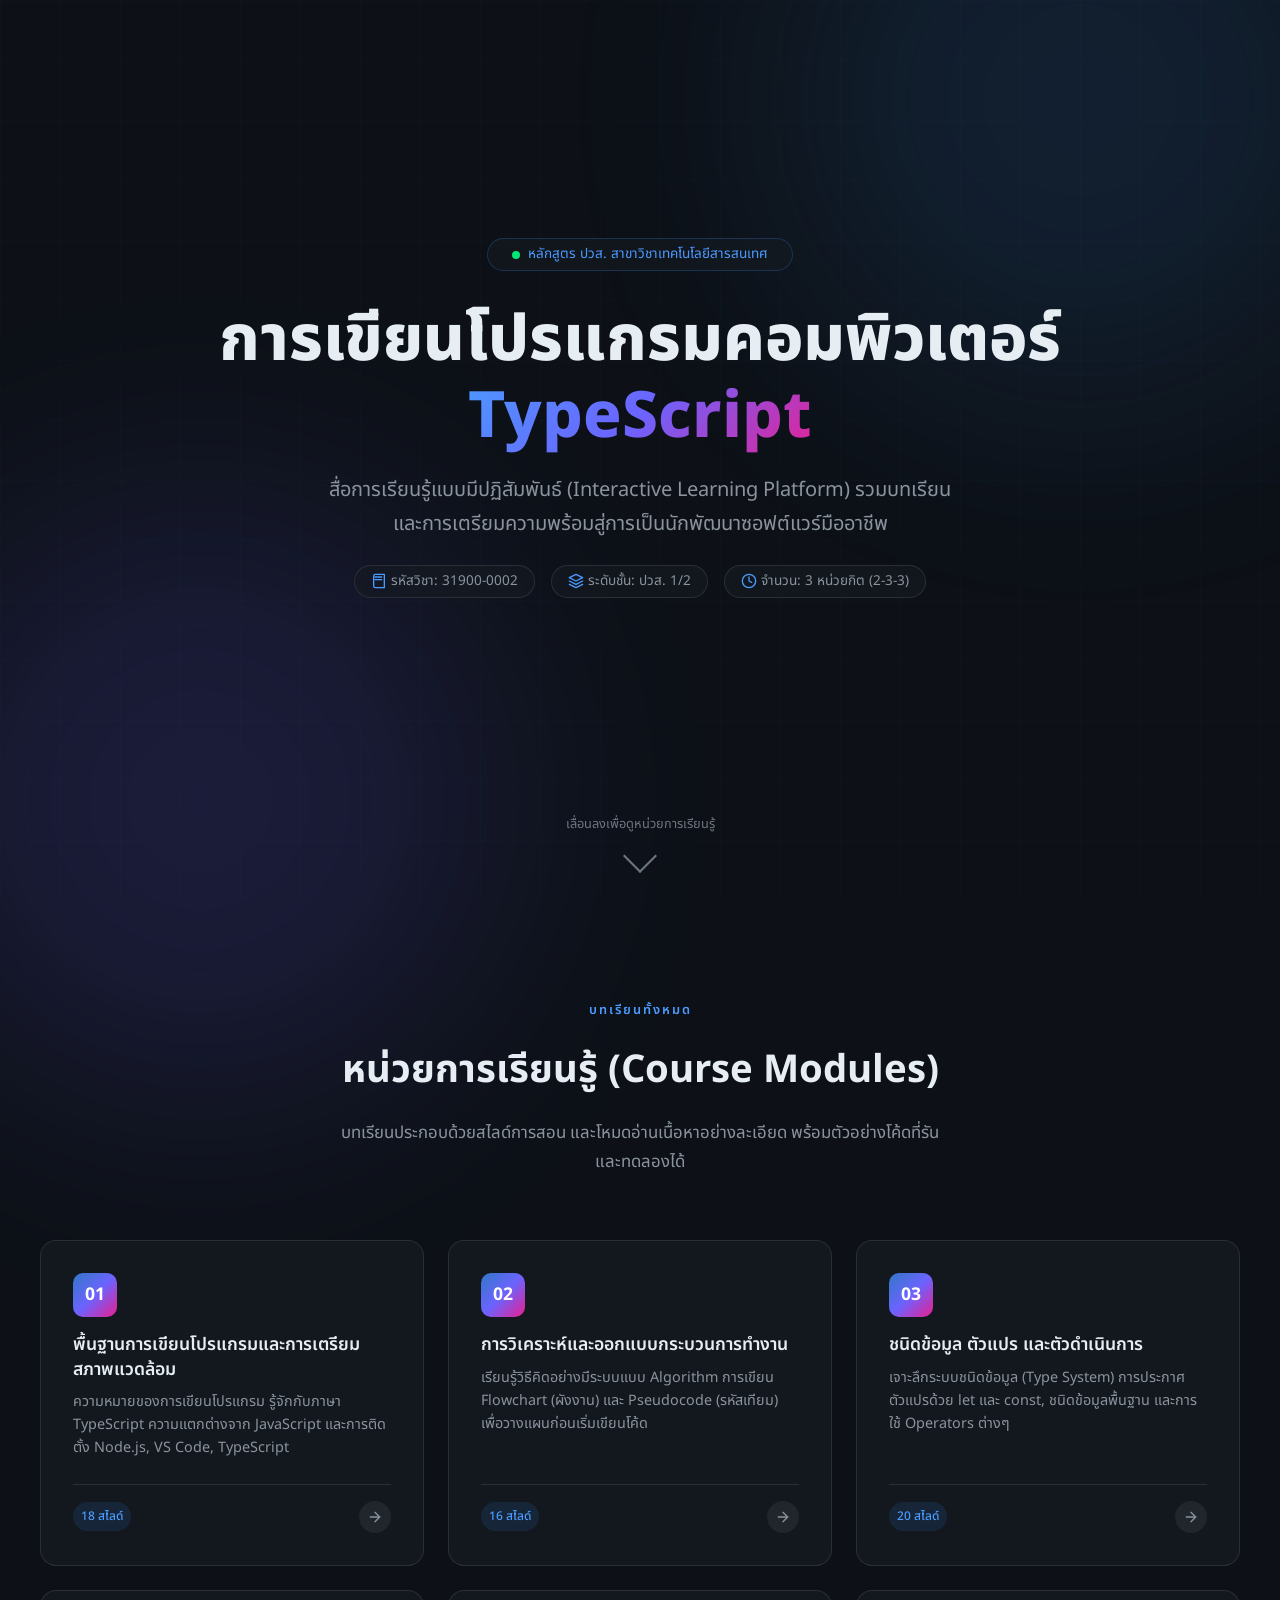
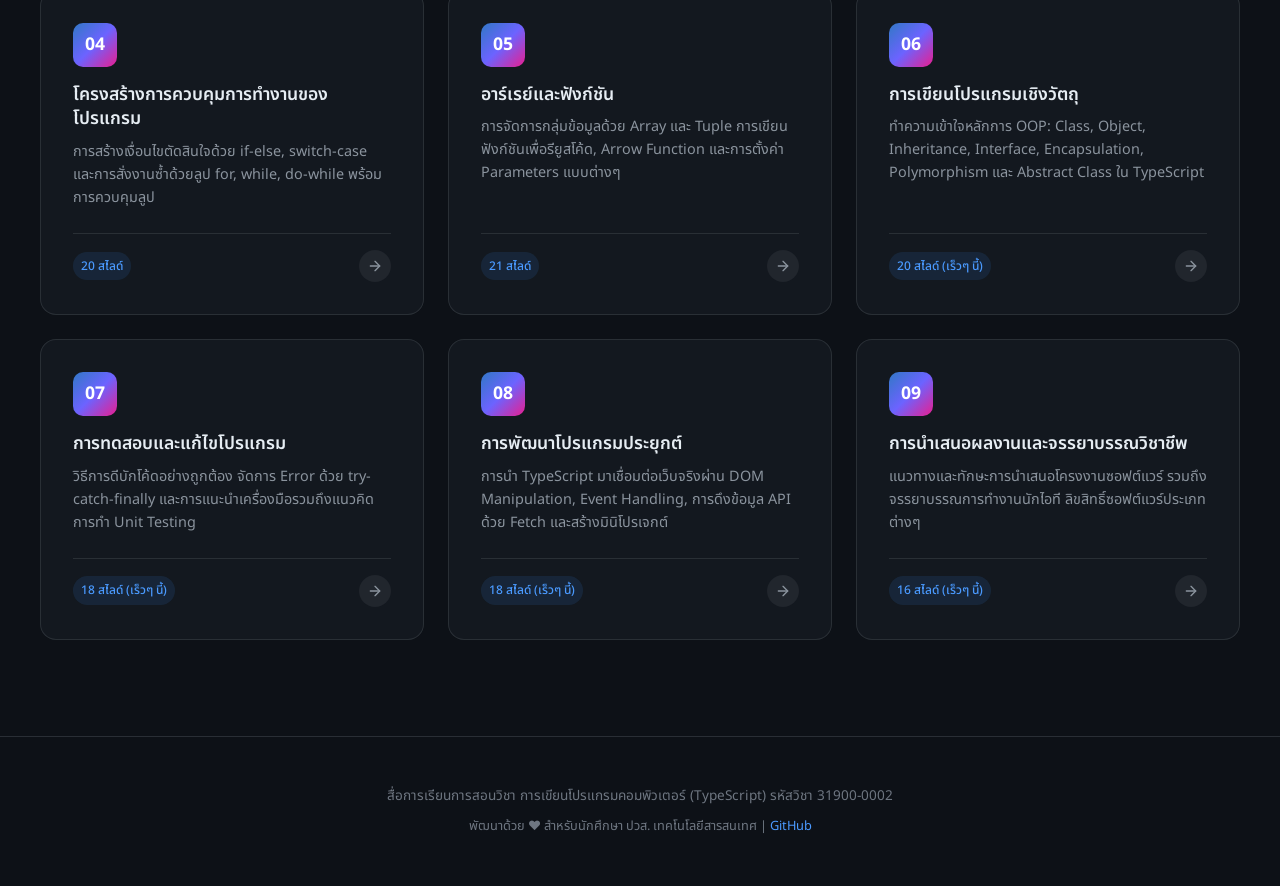
<file: index.html>
<!DOCTYPE html>
<html lang="th">
<head>
  <meta charset="UTF-8">
  <meta name="viewport" content="width=device-width, initial-scale=1.0">
  <title>การเขียนโปรแกรมคอมพิวเตอร์ (TypeScript) - รหัสวิชา 31900-0002</title>
  <meta name="description" content="สื่อการเรียนการสอนรายวิชา การเขียนโปรแกรมคอมพิวเตอร์ (TypeScript) รหัสวิชา 31900-0002 หลักสูตร ปวส. สาขาวิชาเทคโนโลยีสารสนเทศ">
  <!-- CSS Stylesheets -->
  <link rel="stylesheet" href="css/style.css">
</head>
<body>
  <!-- Background Decorative Effects -->
  <div class="bg-grid"></div>
  <div class="bg-glow bg-glow--blue"></div>
  <div class="bg-glow bg-glow--purple"></div>

  <!-- Hero Section -->
  <header class="hero">
    <div class="hero__badge">
      <span class="hero__badge-dot"></span>
      <span>หลักสูตร ปวส. สาขาวิชาเทคโนโลยีสารสนเทศ</span>
    </div>
    <h1 class="hero__title">
      การเขียนโปรแกรมคอมพิวเตอร์<br>
      <span class="gradient-text">TypeScript</span>
    </h1>
    <p class="hero__subtitle">
      สื่อการเรียนรู้แบบมีปฏิสัมพันธ์ (Interactive Learning Platform) รวมบทเรียนและการเตรียมความพร้อมสู่การเป็นนักพัฒนาซอฟต์แวร์มืออาชีพ
    </p>
    <div class="hero__meta">
      <div class="hero__meta-item">
        <svg xmlns="http://www.w3.org/2000/svg" viewBox="0 0 24 24" fill="none" stroke="currentColor" stroke-width="2" stroke-linecap="round" stroke-linejoin="round"><path d="M4 19.5v-15A2.5 2.5 0 0 1 6.5 2H20v20H6.5a2.5 2.5 0 0 1-2.5-2.5Z"/><path d="M6 6h10M6 10h10"/></svg>
        <span>รหัสวิชา: 31900-0002</span>
      </div>
      <div class="hero__meta-item">
        <svg xmlns="http://www.w3.org/2000/svg" viewBox="0 0 24 24" fill="none" stroke="currentColor" stroke-width="2" stroke-linecap="round" stroke-linejoin="round"><path d="M12 2L2 7l10 5 10-5-10-5zM2 17l10 5 10-5M2 12l10 5 10-5"/></svg>
        <span>ระดับชั้น: ปวส. 1/2</span>
      </div>
      <div class="hero__meta-item">
        <svg xmlns="http://www.w3.org/2000/svg" viewBox="0 0 24 24" fill="none" stroke="currentColor" stroke-width="2" stroke-linecap="round" stroke-linejoin="round"><circle cx="12" cy="12" r="10"/><path d="M12 6v6l4 2"/></svg>
        <span>จำนวน: 3 หน่วยกิต (2-3-3)</span>
      </div>
    </div>
    <div class="hero__scroll-hint">
      <span>เลื่อนลงเพื่อดูหน่วยการเรียนรู้</span>
      <div class="hero__scroll-arrow"></div>
    </div>
  </header>

  <!-- Main Content - Units Section -->
  <main class="section">
    <div class="section__header">
      <span class="section__label">บทเรียนทั้งหมด</span>
      <h2 class="section__title">หน่วยการเรียนรู้ (Course Modules)</h2>
      <p class="section__desc">บทเรียนประกอบด้วยสไลด์การสอน และโหมดอ่านเนื้อหาอย่างละเอียด พร้อมตัวอย่างโค้ดที่รันและทดลองได้</p>
    </div>

    <div class="units-grid">
      <!-- Unit 1 -->
      <a href="unit.html?unit=1" class="unit-card">
        <div class="unit-card__number">01</div>
        <h3 class="unit-card__title">พื้นฐานการเขียนโปรแกรมและการเตรียมสภาพแวดล้อม</h3>
        <p class="unit-card__desc">ความหมายของการเขียนโปรแกรม รู้จักกับภาษา TypeScript ความแตกต่างจาก JavaScript และการติดตั้ง Node.js, VS Code, TypeScript</p>
        <div class="unit-card__footer">
          <span class="unit-card__tag">18 สไลด์</span>
          <div class="unit-card__arrow">
            <svg width="16" height="16" viewBox="0 0 24 24" fill="none" stroke="currentColor" stroke-width="2" stroke-linecap="round" stroke-linejoin="round"><line x1="5" y1="12" x2="19" y2="12"></line><polyline points="12 5 19 12 12 19"></polyline></svg>
          </div>
        </div>
      </a>

      <!-- Unit 2 -->
      <a href="unit.html?unit=2" class="unit-card">
        <div class="unit-card__number">02</div>
        <h3 class="unit-card__title">การวิเคราะห์และออกแบบกระบวนการทำงาน</h3>
        <p class="unit-card__desc">เรียนรู้วิธีคิดอย่างมีระบบแบบ Algorithm การเขียน Flowchart (ผังงาน) และ Pseudocode (รหัสเทียม) เพื่อวางแผนก่อนเริ่มเขียนโค้ด</p>
        <div class="unit-card__footer">
          <span class="unit-card__tag">16 สไลด์</span>
          <div class="unit-card__arrow">
            <svg width="16" height="16" viewBox="0 0 24 24" fill="none" stroke="currentColor" stroke-width="2" stroke-linecap="round" stroke-linejoin="round"><line x1="5" y1="12" x2="19" y2="12"></line><polyline points="12 5 19 12 12 19"></polyline></svg>
          </div>
        </div>
      </a>

      <!-- Unit 3 -->
      <a href="unit.html?unit=3" class="unit-card">
        <div class="unit-card__number">03</div>
        <h3 class="unit-card__title">ชนิดข้อมูล ตัวแปร และตัวดำเนินการ</h3>
        <p class="unit-card__desc">เจาะลึกระบบชนิดข้อมูล (Type System) การประกาศตัวแปรด้วย let และ const, ชนิดข้อมูลพื้นฐาน และการใช้ Operators ต่างๆ</p>
        <div class="unit-card__footer">
          <span class="unit-card__tag">20 สไลด์</span>
          <div class="unit-card__arrow">
            <svg width="16" height="16" viewBox="0 0 24 24" fill="none" stroke="currentColor" stroke-width="2" stroke-linecap="round" stroke-linejoin="round"><line x1="5" y1="12" x2="19" y2="12"></line><polyline points="12 5 19 12 12 19"></polyline></svg>
          </div>
        </div>
      </a>

      <!-- Unit 4 -->
      <a href="unit.html?unit=4" class="unit-card">
        <div class="unit-card__number">04</div>
        <h3 class="unit-card__title">โครงสร้างการควบคุมการทำงานของโปรแกรม</h3>
        <p class="unit-card__desc">การสร้างเงื่อนไขตัดสินใจด้วย if-else, switch-case และการสั่งงานซ้ำด้วยลูป for, while, do-while พร้อมการควบคุมลูป</p>
        <div class="unit-card__footer">
          <span class="unit-card__tag">20 สไลด์</span>
          <div class="unit-card__arrow">
            <svg width="16" height="16" viewBox="0 0 24 24" fill="none" stroke="currentColor" stroke-width="2" stroke-linecap="round" stroke-linejoin="round"><line x1="5" y1="12" x2="19" y2="12"></line><polyline points="12 5 19 12 12 19"></polyline></svg>
          </div>
        </div>
      </a>

      <!-- Unit 5 -->
      <a href="unit.html?unit=5" class="unit-card">
        <div class="unit-card__number">05</div>
        <h3 class="unit-card__title">อาร์เรย์และฟังก์ชัน</h3>
        <p class="unit-card__desc">การจัดการกลุ่มข้อมูลด้วย Array และ Tuple การเขียนฟังก์ชันเพื่อรียูสโค้ด, Arrow Function และการตั้งค่า Parameters แบบต่างๆ</p>
        <div class="unit-card__footer">
          <span class="unit-card__tag">21 สไลด์</span>
          <div class="unit-card__arrow">
            <svg width="16" height="16" viewBox="0 0 24 24" fill="none" stroke="currentColor" stroke-width="2" stroke-linecap="round" stroke-linejoin="round"><line x1="5" y1="12" x2="19" y2="12"></line><polyline points="12 5 19 12 12 19"></polyline></svg>
          </div>
        </div>
      </a>

      <!-- Unit 6 -->
      <a href="unit.html?unit=6" class="unit-card">
        <div class="unit-card__number">06</div>
        <h3 class="unit-card__title">การเขียนโปรแกรมเชิงวัตถุ</h3>
        <p class="unit-card__desc">ทำความเข้าใจหลักการ OOP: Class, Object, Inheritance, Interface, Encapsulation, Polymorphism และ Abstract Class ใน TypeScript</p>
        <div class="unit-card__footer">
          <span class="unit-card__tag">20 สไลด์ (เร็วๆ นี้)</span>
          <div class="unit-card__arrow">
            <svg width="16" height="16" viewBox="0 0 24 24" fill="none" stroke="currentColor" stroke-width="2" stroke-linecap="round" stroke-linejoin="round"><line x1="5" y1="12" x2="19" y2="12"></line><polyline points="12 5 19 12 12 19"></polyline></svg>
          </div>
        </div>
      </a>

      <!-- Unit 7 -->
      <a href="unit.html?unit=7" class="unit-card">
        <div class="unit-card__number">07</div>
        <h3 class="unit-card__title">การทดสอบและแก้ไขโปรแกรม</h3>
        <p class="unit-card__desc">วิธีการดีบักโค้ดอย่างถูกต้อง จัดการ Error ด้วย try-catch-finally และการแนะนำเครื่องมือรวมถึงแนวคิดการทำ Unit Testing</p>
        <div class="unit-card__footer">
          <span class="unit-card__tag">18 สไลด์ (เร็วๆ นี้)</span>
          <div class="unit-card__arrow">
            <svg width="16" height="16" viewBox="0 0 24 24" fill="none" stroke="currentColor" stroke-width="2" stroke-linecap="round" stroke-linejoin="round"><line x1="5" y1="12" x2="19" y2="12"></line><polyline points="12 5 19 12 12 19"></polyline></svg>
          </div>
        </div>
      </a>

      <!-- Unit 8 -->
      <a href="unit.html?unit=8" class="unit-card">
        <div class="unit-card__number">08</div>
        <h3 class="unit-card__title">การพัฒนาโปรแกรมประยุกต์</h3>
        <p class="unit-card__desc">การนำ TypeScript มาเชื่อมต่อเว็บจริงผ่าน DOM Manipulation, Event Handling, การดึงข้อมูล API ด้วย Fetch และสร้างมินิโปรเจกต์</p>
        <div class="unit-card__footer">
          <span class="unit-card__tag">18 สไลด์ (เร็วๆ นี้)</span>
          <div class="unit-card__arrow">
            <svg width="16" height="16" viewBox="0 0 24 24" fill="none" stroke="currentColor" stroke-width="2" stroke-linecap="round" stroke-linejoin="round"><line x1="5" y1="12" x2="19" y2="12"></line><polyline points="12 5 19 12 12 19"></polyline></svg>
          </div>
        </div>
      </a>

      <!-- Unit 9 -->
      <a href="unit.html?unit=9" class="unit-card">
        <div class="unit-card__number">09</div>
        <h3 class="unit-card__title">การนำเสนอผลงานและจรรยาบรรณวิชาชีพ</h3>
        <p class="unit-card__desc">แนวทางและทักษะการนำเสนอโครงงานซอฟต์แวร์ รวมถึงจรรยาบรรณการทำงานนักไอที ลิขสิทธิ์ซอฟต์แวร์ประเภทต่างๆ</p>
        <div class="unit-card__footer">
          <span class="unit-card__tag">16 สไลด์ (เร็วๆ นี้)</span>
          <div class="unit-card__arrow">
            <svg width="16" height="16" viewBox="0 0 24 24" fill="none" stroke="currentColor" stroke-width="2" stroke-linecap="round" stroke-linejoin="round"><line x1="5" y1="12" x2="19" y2="12"></line><polyline points="12 5 19 12 12 19"></polyline></svg>
          </div>
        </div>
      </a>
    </div>
  </main>

  <!-- Footer -->
  <footer class="footer">
    <p>สื่อการเรียนการสอนวิชา การเขียนโปรแกรมคอมพิวเตอร์ (TypeScript) รหัสวิชา 31900-0002</p>
    <p style="margin-top: 0.5rem; font-size: 0.8rem; color: var(--text-muted);">
      พัฒนาด้วย ❤️ สำหรับนักศึกษา ปวส. เทคโนโลยีสารสนเทศ | 
      <a href="https://github.com" target="_blank" rel="noopener">GitHub</a>
    </p>
  </footer>
</body>
</html>
</file>
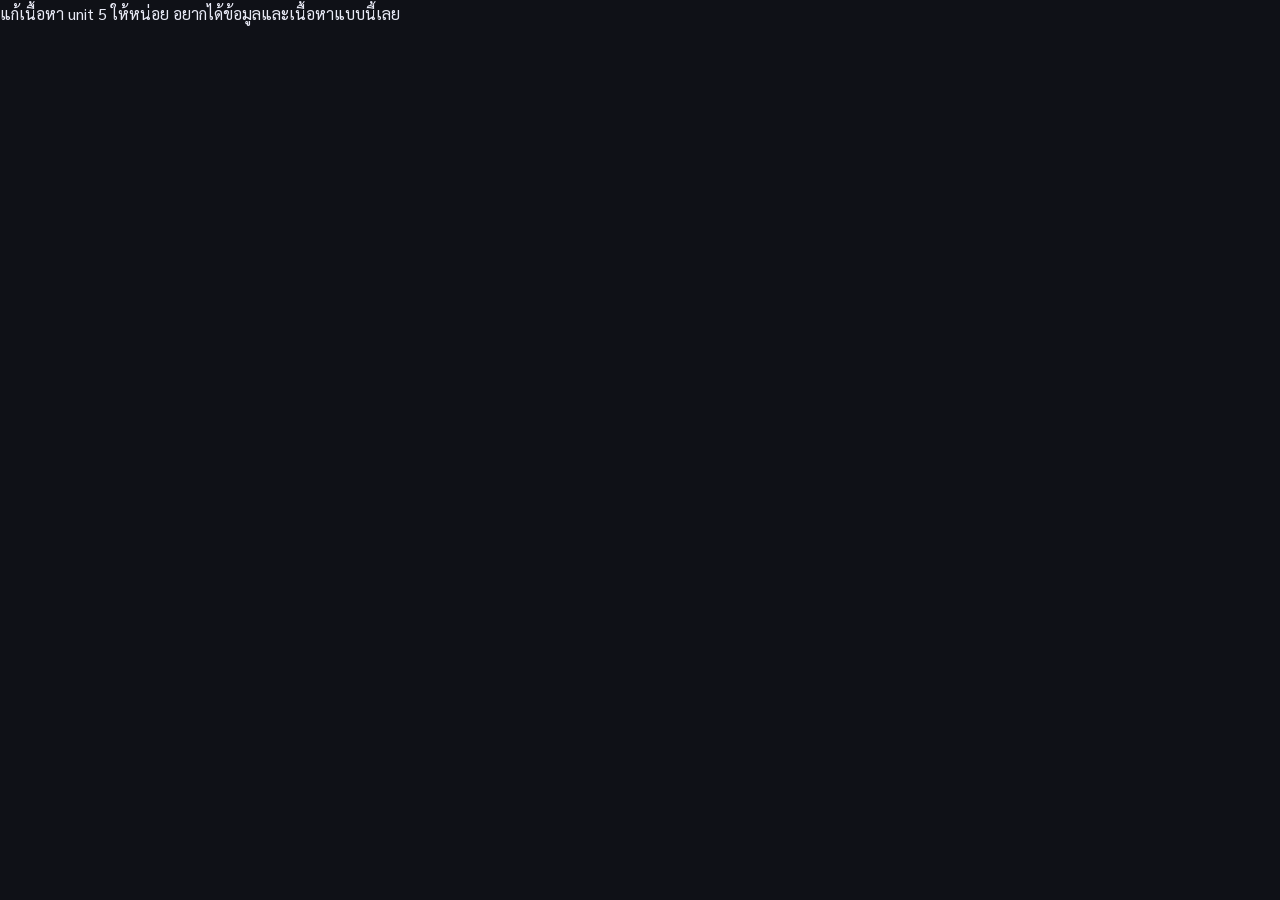
<file: user_request_extracted.html>
<USER_REQUEST>
แก้เนื้อหา unit 5 ให้หน่อย อยากได้ข้อมูลและเนื้อหาแบบนี้เลย <!DOCTYPE html>
<html lang="th">
<head>
<meta charset="UTF-8">
<meta name="viewport" content="width=device-width, initial-scale=1.0">
<title>หน่วยที่ 5 — Array & Function</title>
<link href="https://fonts.googleapis.com/css2?family=Sarabun:wght@300;400;500;600;700&family=Fira+Code:wght@400;500;600&family=Prompt:wght@700;800&display=swap" rel="stylesheet">
<style>
  :root {
    --bg:       #0f1117;
    --surface:  #1a1d27;
    --card:     #21253a;
    --border:   #2e3350;
    --accent1:  #7c6aff;   /* purple */
    --accent2:  #3ddcb0;   /* teal */
    --accent3:  #ff6b6b;   /* red */
    --accent4:  #ffd166;   /* yellow */
    --accent5:  #74b9ff;   /* blue */
    --text:     #e8eaf6;
    --muted:    #8890b5;
    --code-bg:  #131625;
    --tag-arr:  #2d1f6e;
    --tag-fn:   #1a3a2e;
  }

  * { box-sizing: border-box; margin: 0; padding: 0; }

  body {
    background: var(--bg);
    color: var(--text);
    font-family: 'Sarabun', sans-serif;
    font-size: 16px;
    line-height: 1.75;
  }

  /* ─── HERO ─── */
  .hero {
    background: linear-gradient(135deg, #0f1117 0%, #1a1030 50%, #0f1117 100%);
    border-bottom: 1px solid var(--border);
    padding: 64px 24px 56px;
    text-align: center;
    position: relative;
    overflow: hidden;
  }
  .hero::before {
    content: '';
    position: absolute;
    top: -120px; left: 50%;
    transform: translateX(-50%);
    width: 600px; height: 600px;
    background: radial-gradient(circle, rgba(124,106,255,.18) 0%, transparent 70%);
    pointer-events: none;
  }
  .unit-badge {
    display: inline-block;
    background: linear-gradient(90deg, var(--accent1), var(--accent2));
    color: #fff;
    font-family: 'Fira Code', monospace;
    font-size: 12px;
    font-weight: 600;
    letter-spacing: 2px;
    text-transform: uppercase;
    padding: 6px 18px;
    border-radius: 
<truncated 45215 bytes>
span> multiply <span class="op">=</span> (a<span class="op">:</span> <span class="ty">number</span>, b<span class="op">:</span> <span class="ty">number</span>) <span class="op">=></span> a <span class="op">*</span> b

<span class="cmt">// return หลายบรรทัด — ต้องมีปีกกา</span>
<span class="kw">const</span> gradeMsg <span class="op">=</span> (score<span class="op">:</span> <span class="ty">number</span>) <span class="op">=></span> {
  <span class="kw">if</span> (score <span class="op">>=</span> <span class="num">80</span>) <span class="kw">return</span> <span class="str">"ดีมาก"</span>
  <span class="kw">if</span> (score <span class="op">>=</span> <span class="num">60</span>) <span class="kw">return</span> <span class="str">"ผ่าน"</span>
  <span class="kw">return</span> <span class="str">"ไม่ผ่าน"</span>
}</code></pre>
  </div>

  <!-- 5.16 ARRAY + FUNCTION -->
  <div class="section" id="arr-fn">
    <div class="section-label fn-label">5.16 — ผสมกัน</div>
    <h2><span class="icon icon-fn">🔗</span>Array + Function</h2>

    <p>พลังที่แท้จริงมาเมื่อนำ Array และ Function มาใช้ด้วยกัน!</p>

    <pre><code><span class="kw">let</span> scores<span class="op">:</span> <span class="ty">number</span>[] <span class="op">=</span> [<span class="num">45</span>, <span class="num">78</span>, <span class="num">92</span>, <span class="num">55</span>, <span class="num">88</span>]

<span class="cmt">// Function ตรวจว่าผ่านหรือไม่</span>
<span class="kw">const</span> isPassed <span class="op">=</span> (score<span class="op">:</span> <span class="ty">number</span>) <span class="op">=></span> score <span class="op">>=</span> <span class="num">60</span>

<span class="cmt">// Func
<truncated 18638 bytes>

NOTE: The output was truncated because it was too long. Use a more targeted query or a smaller range to get the information you need.
</file>
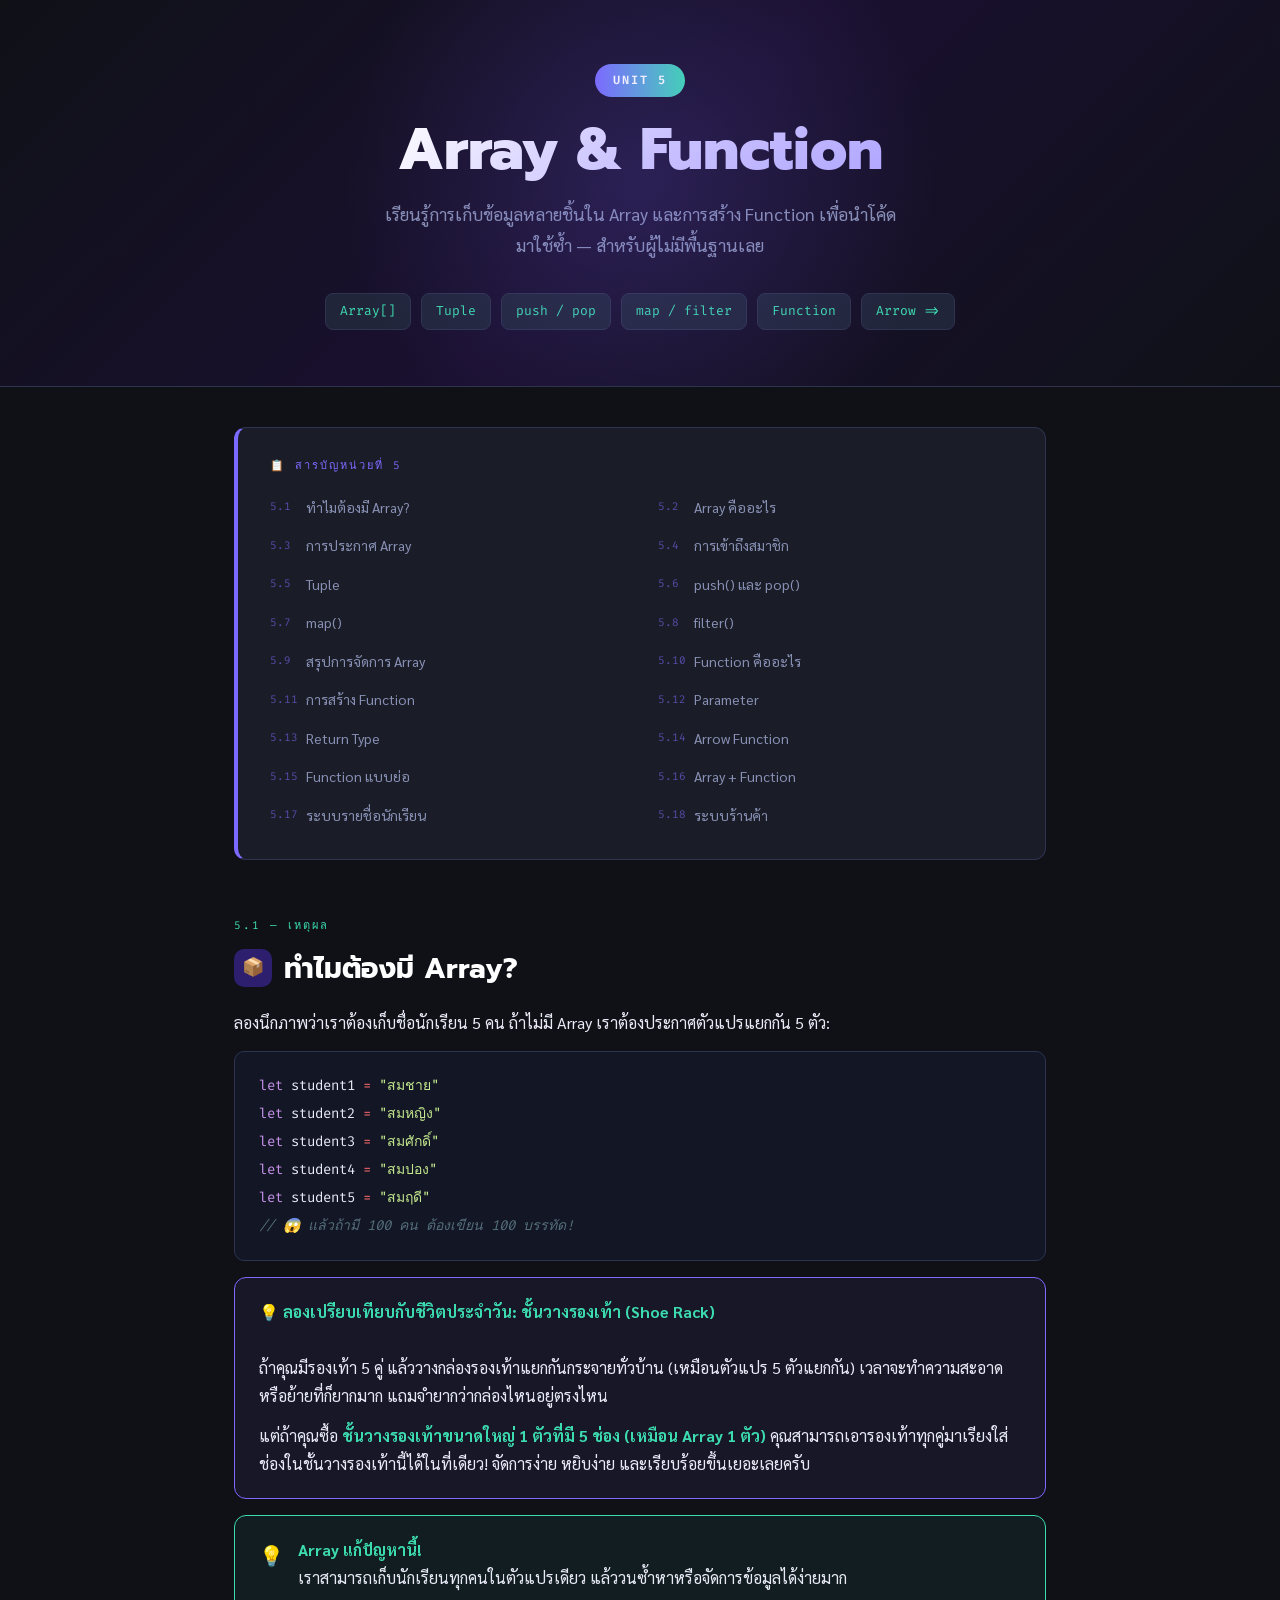
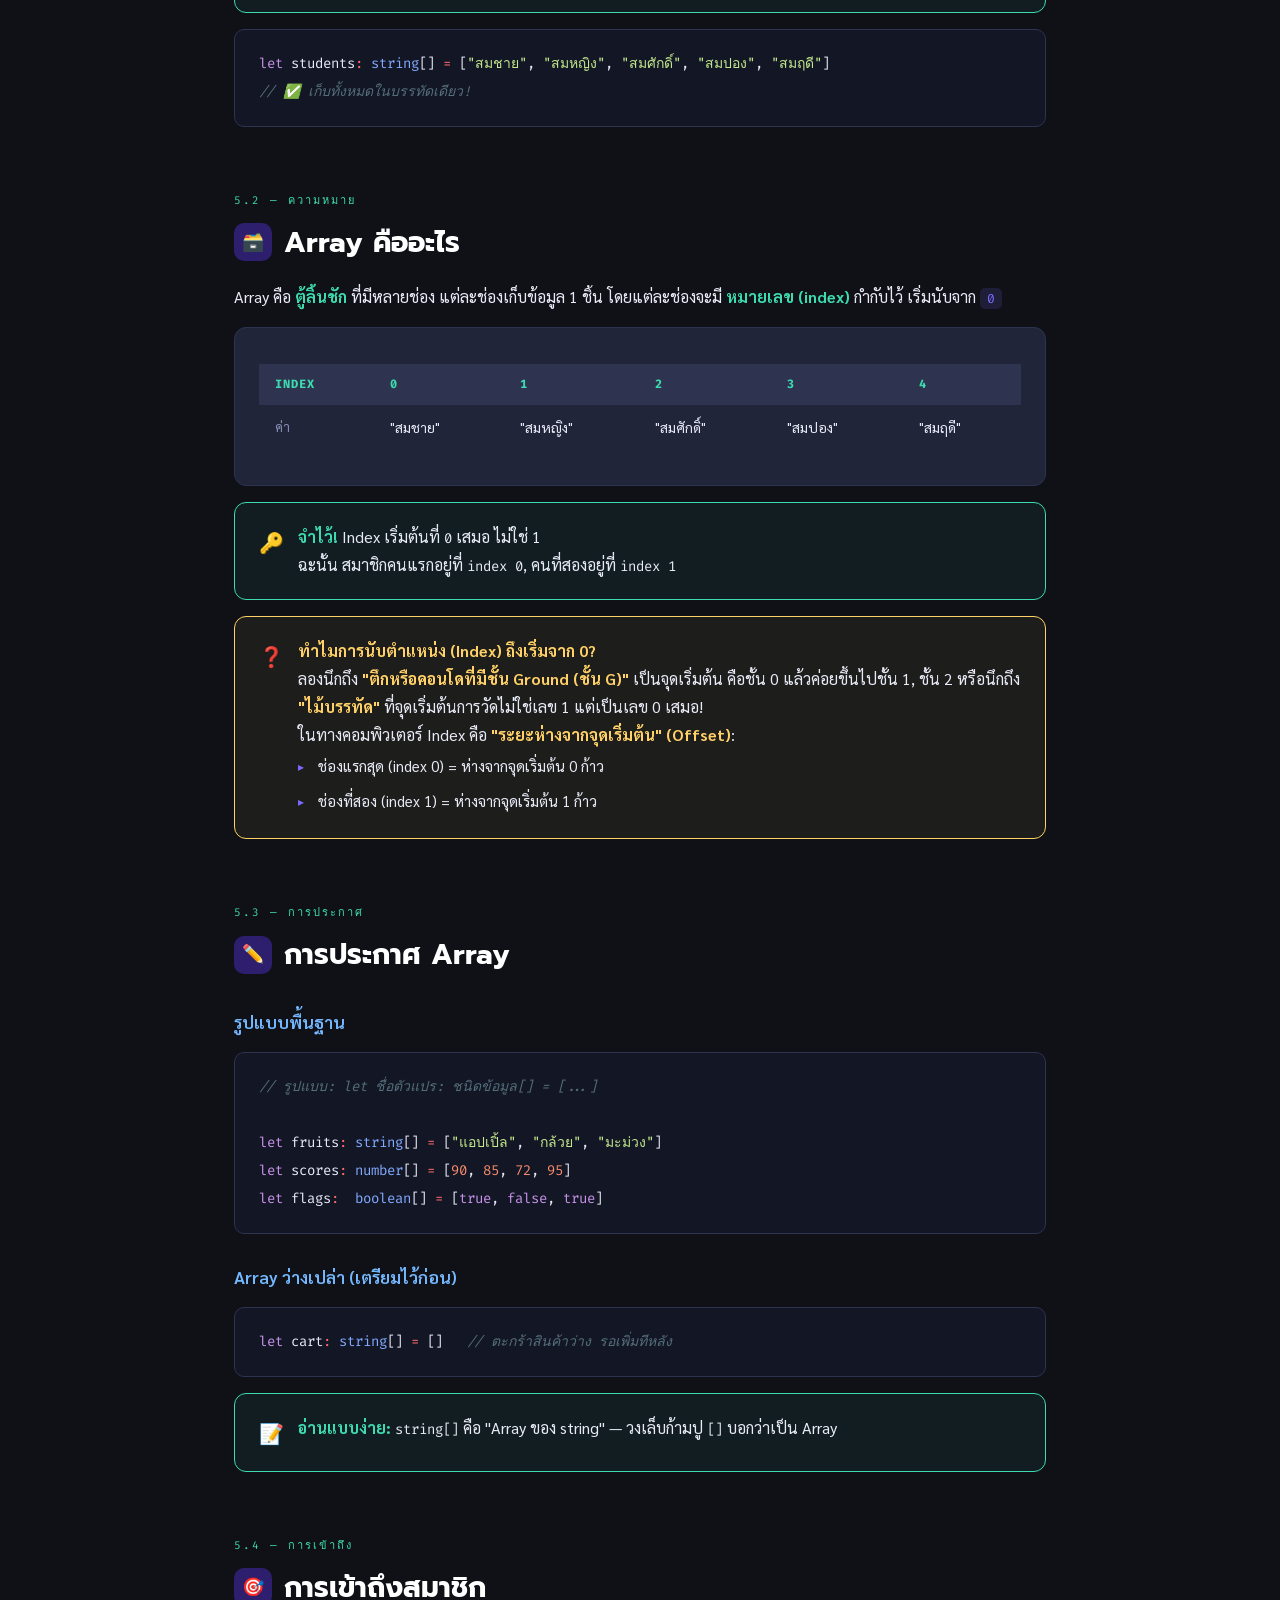
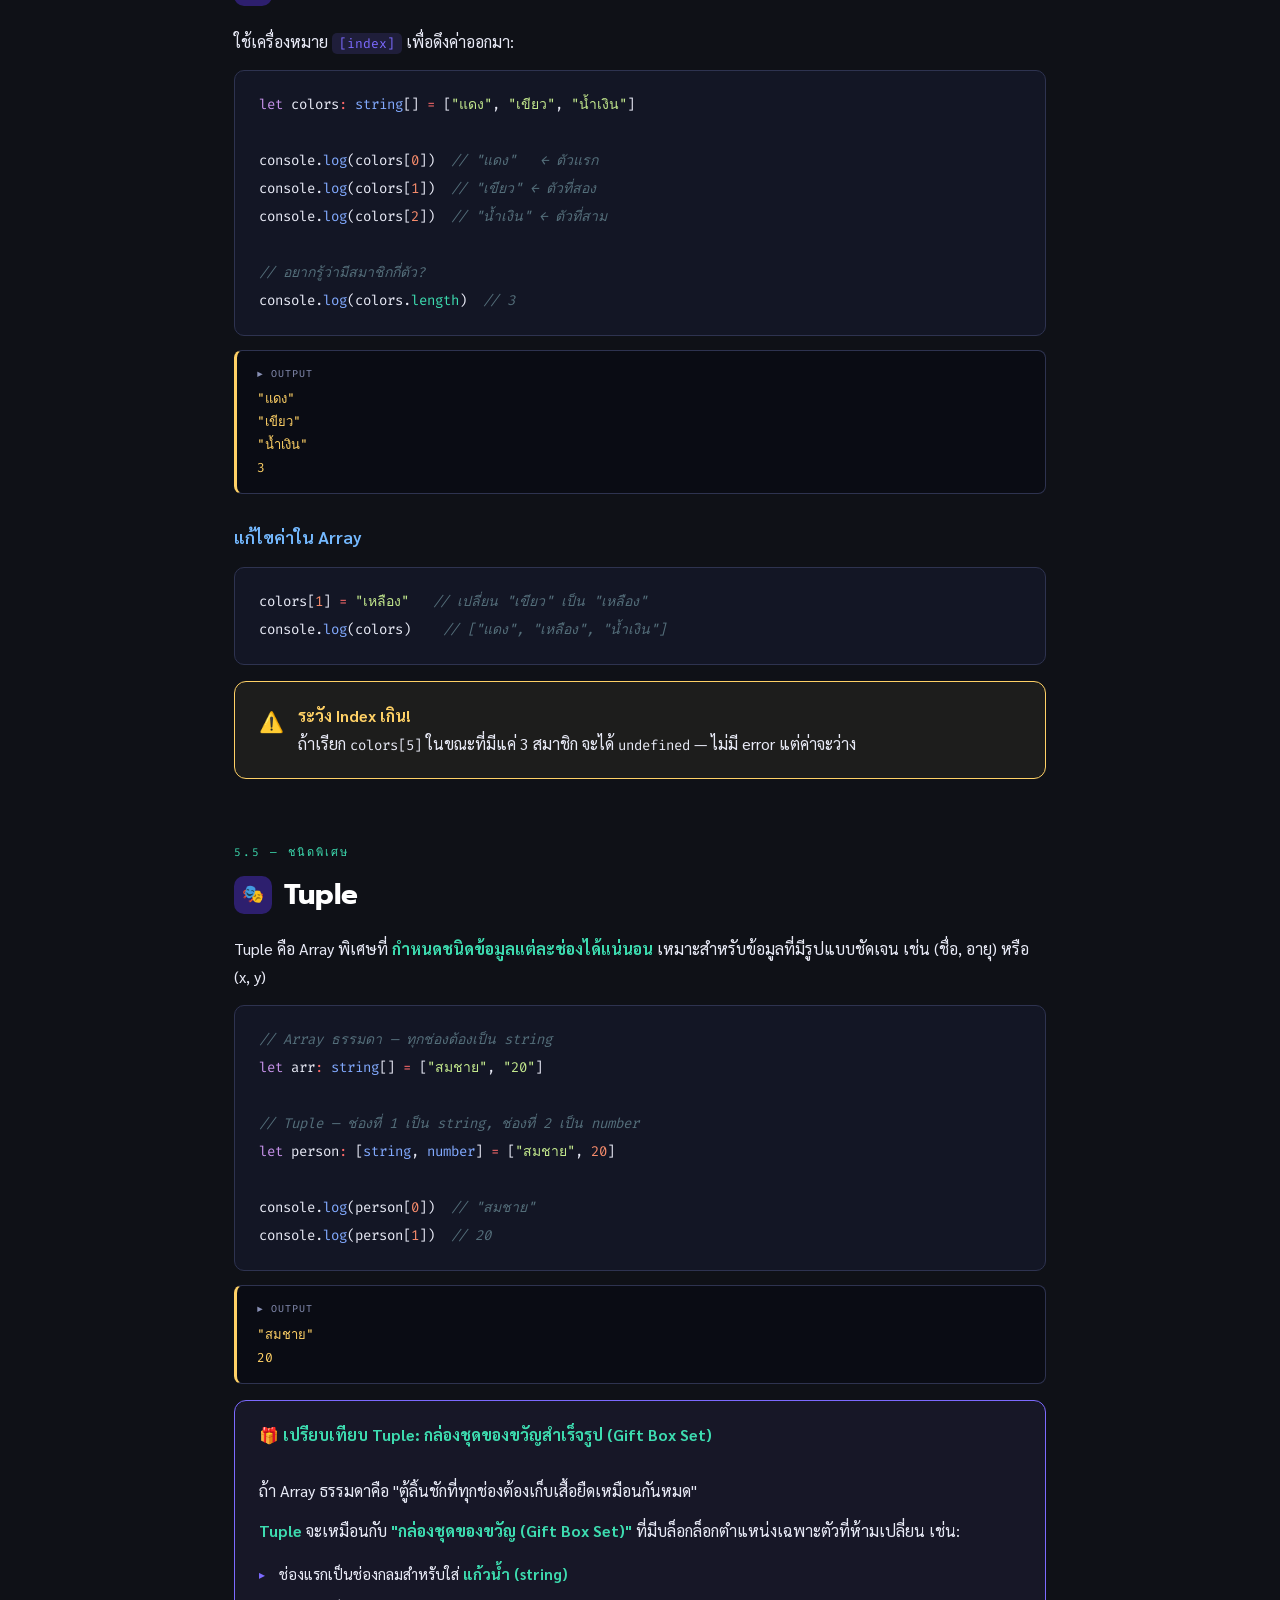
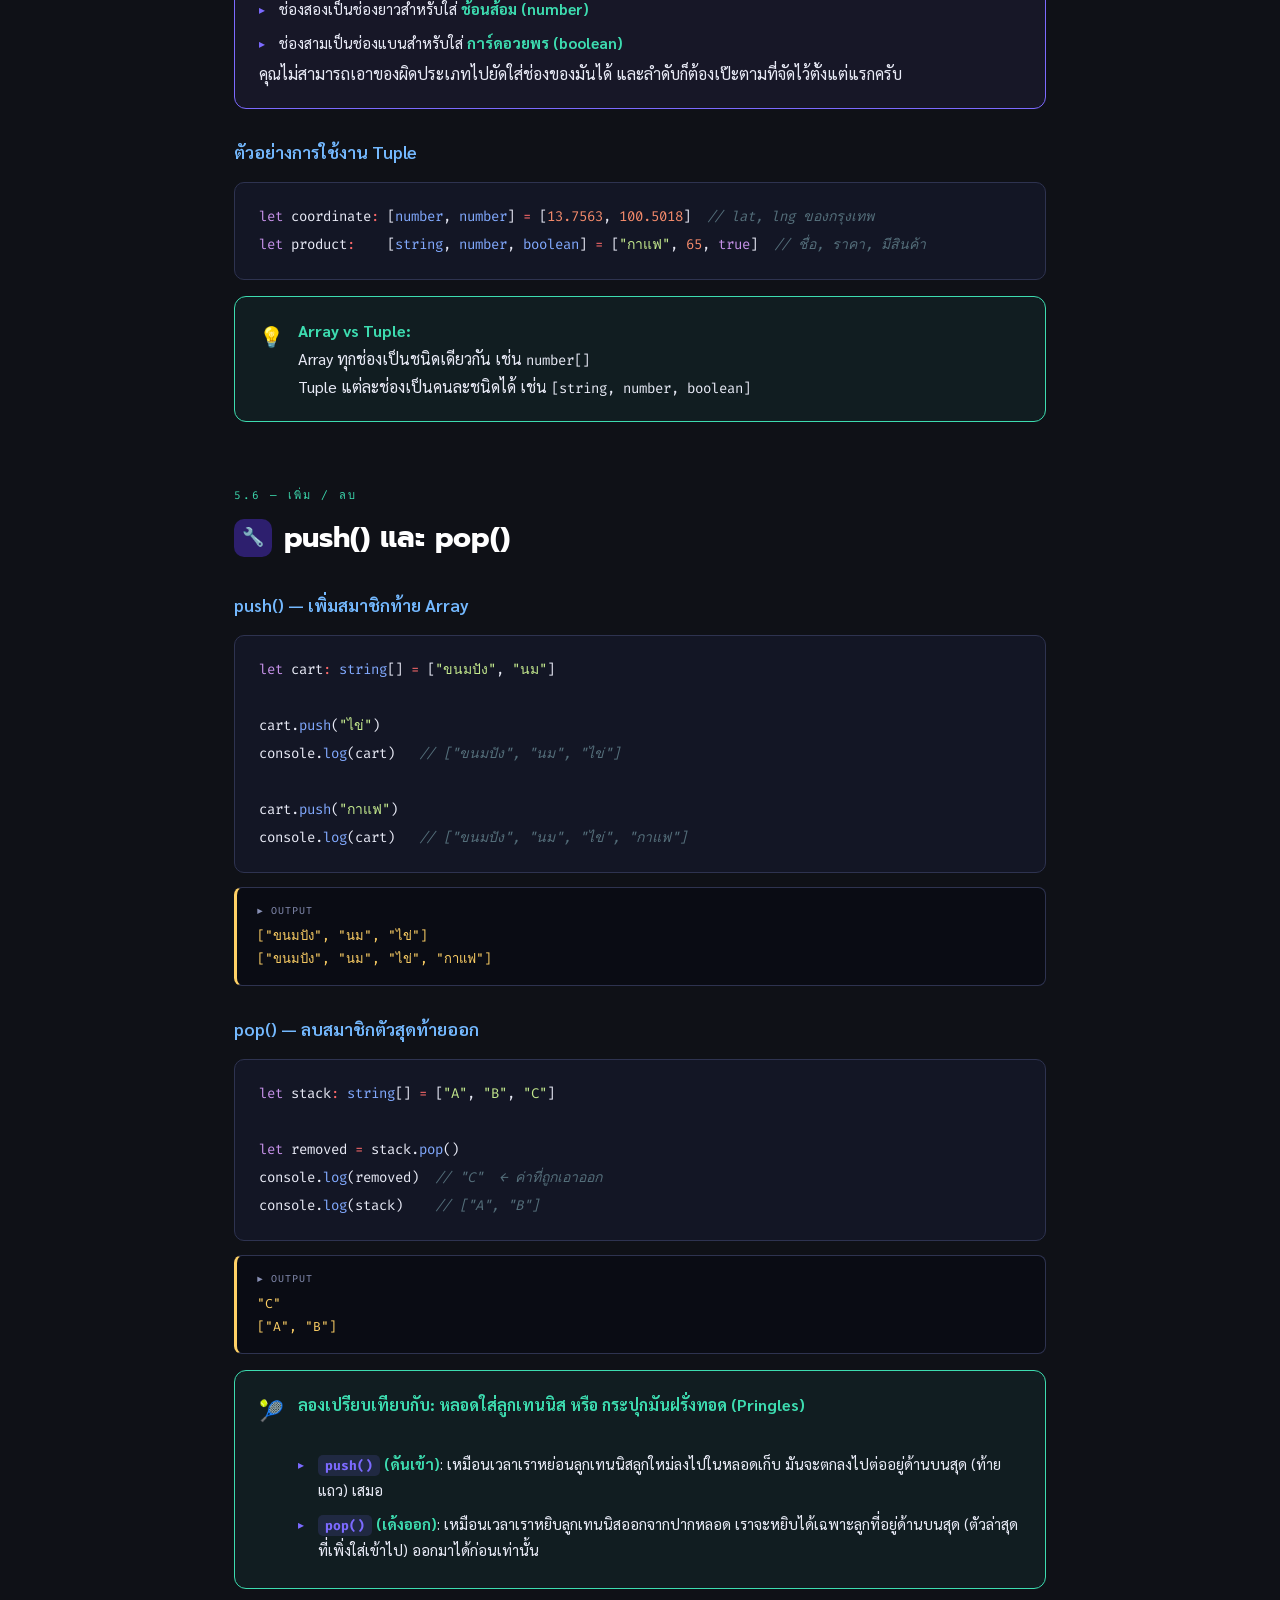
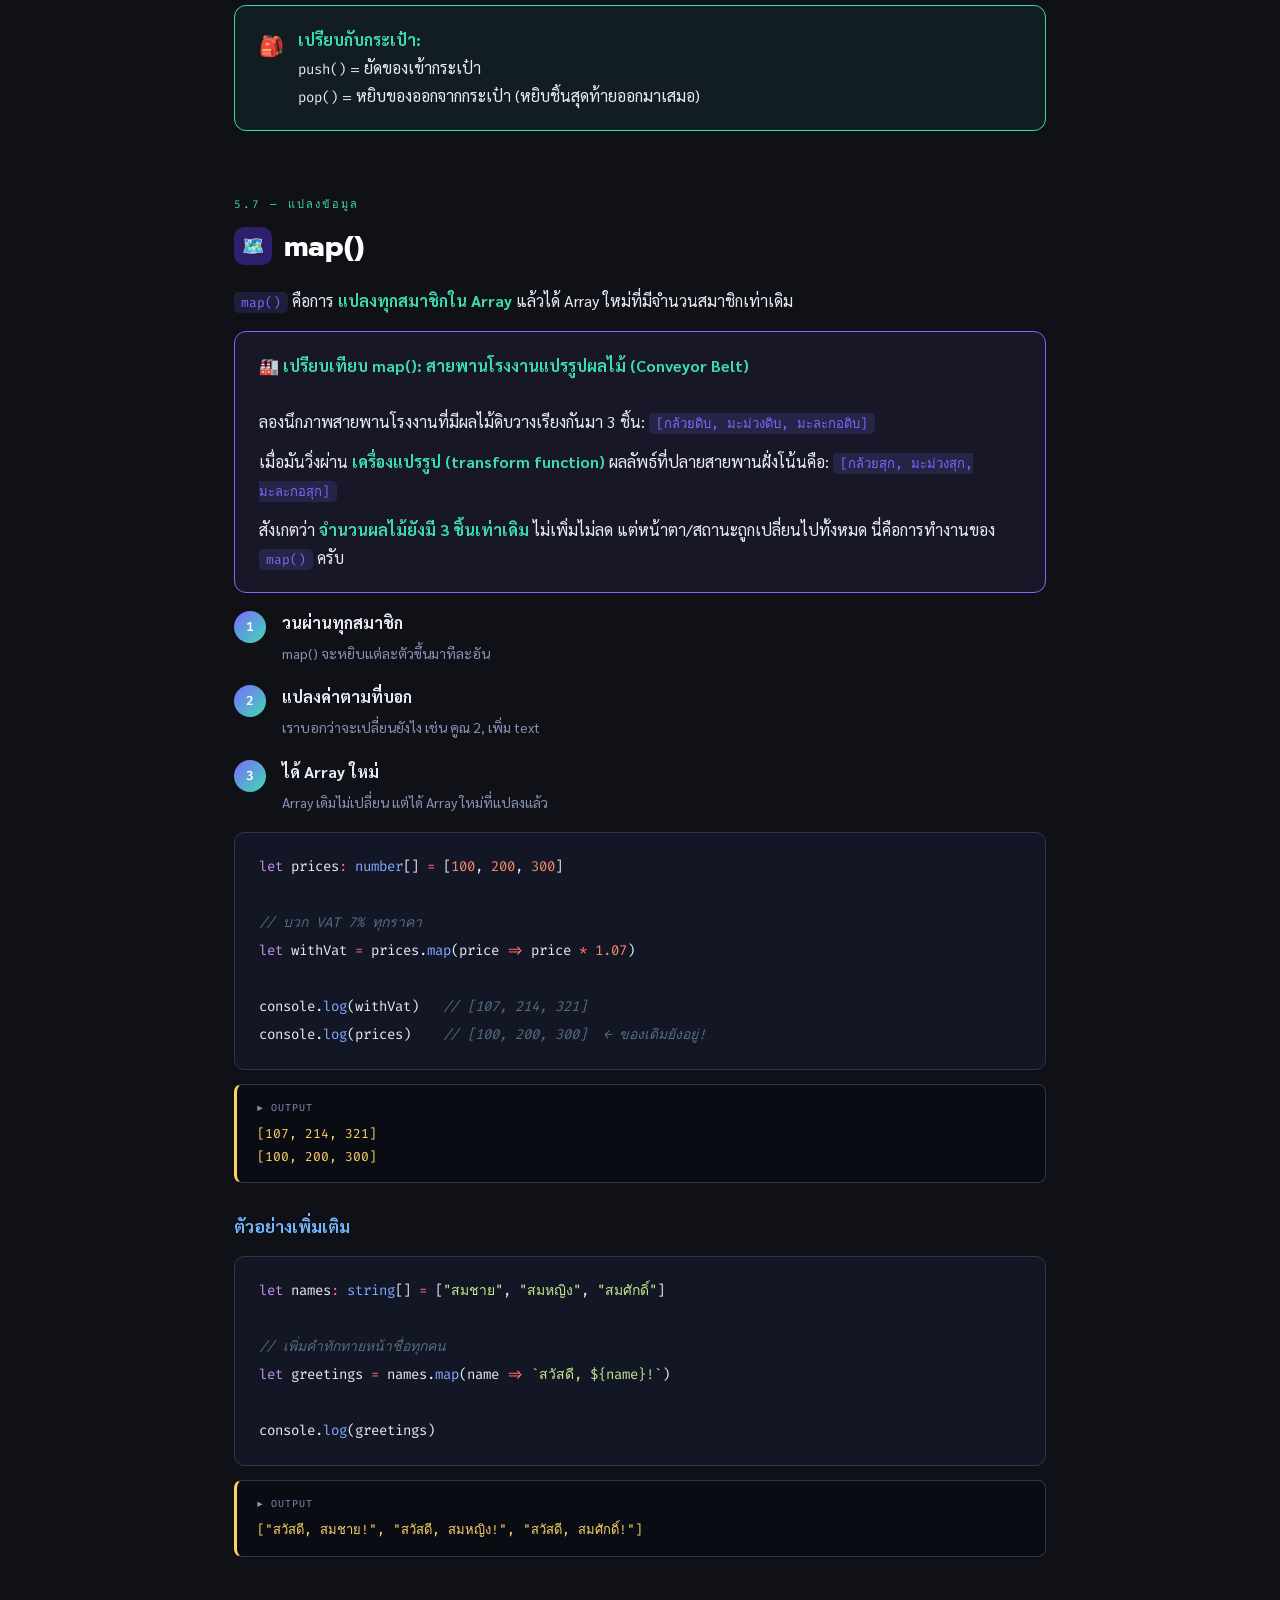
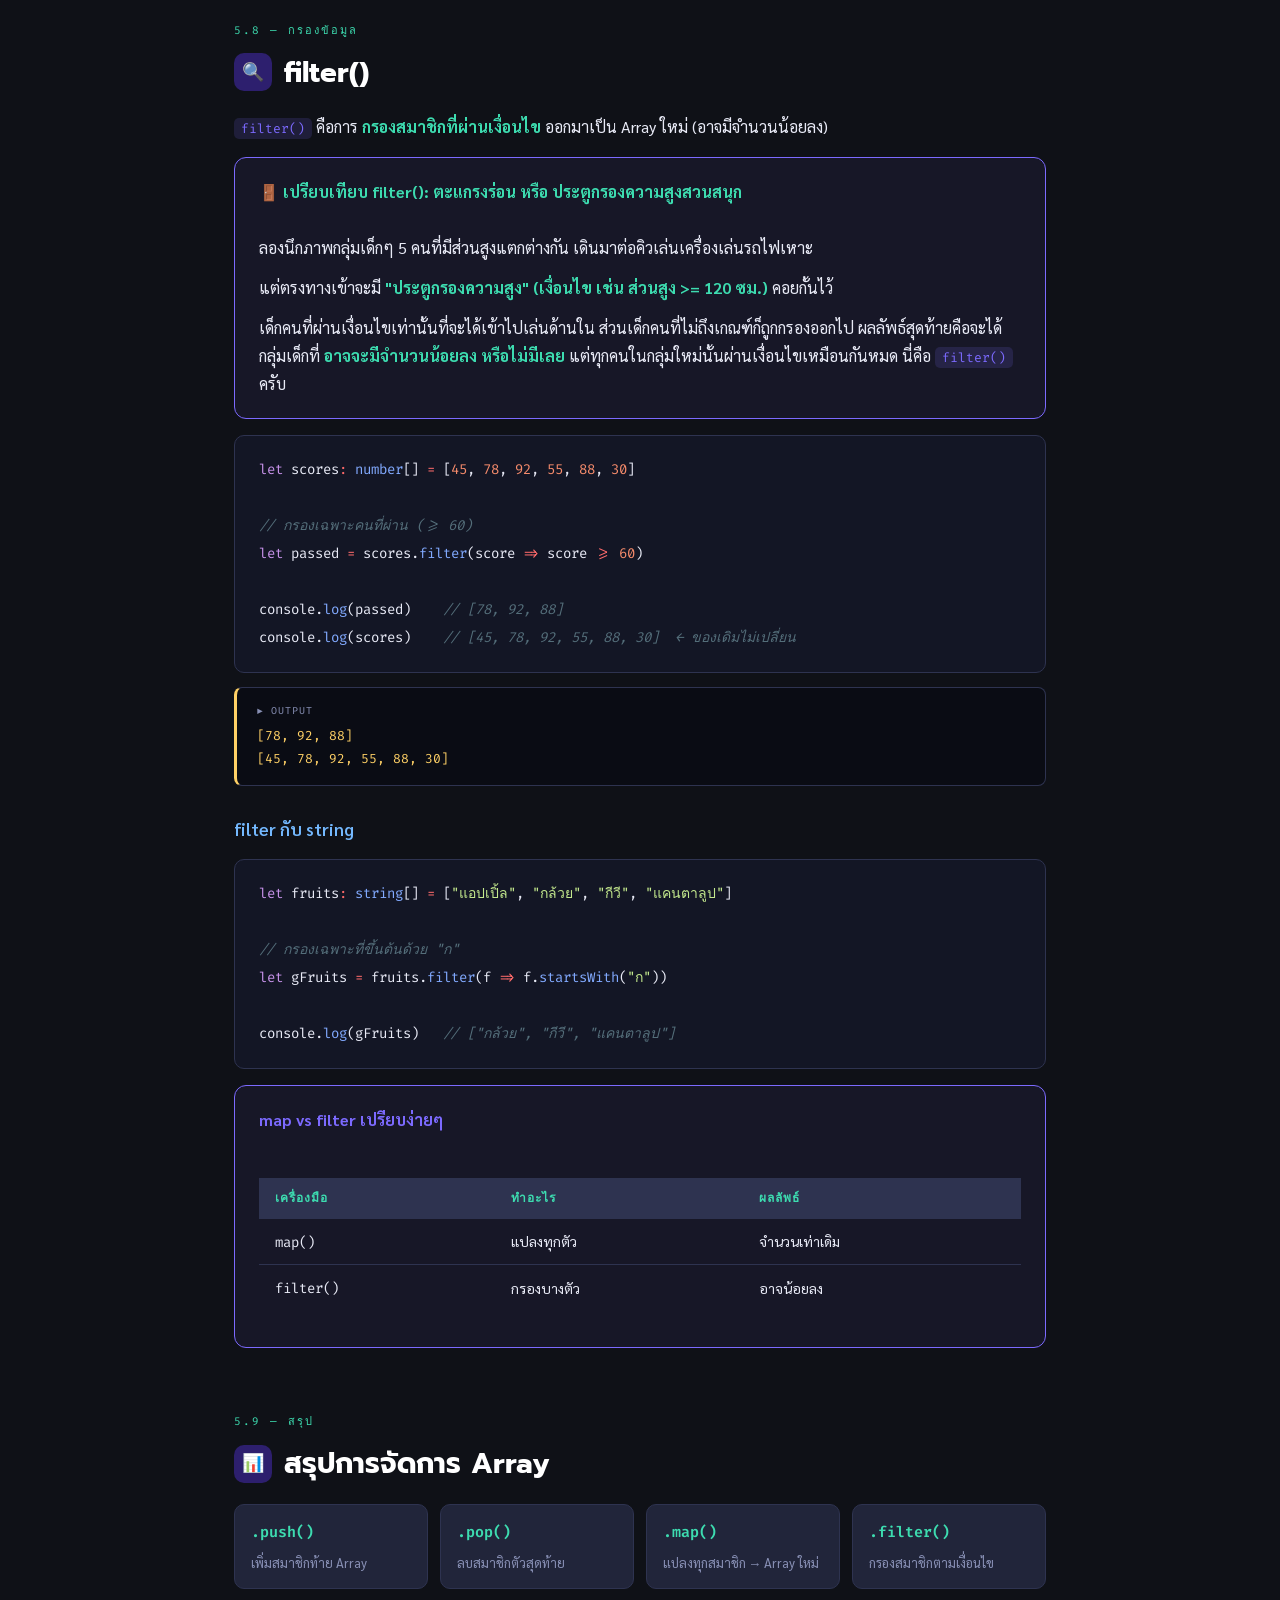
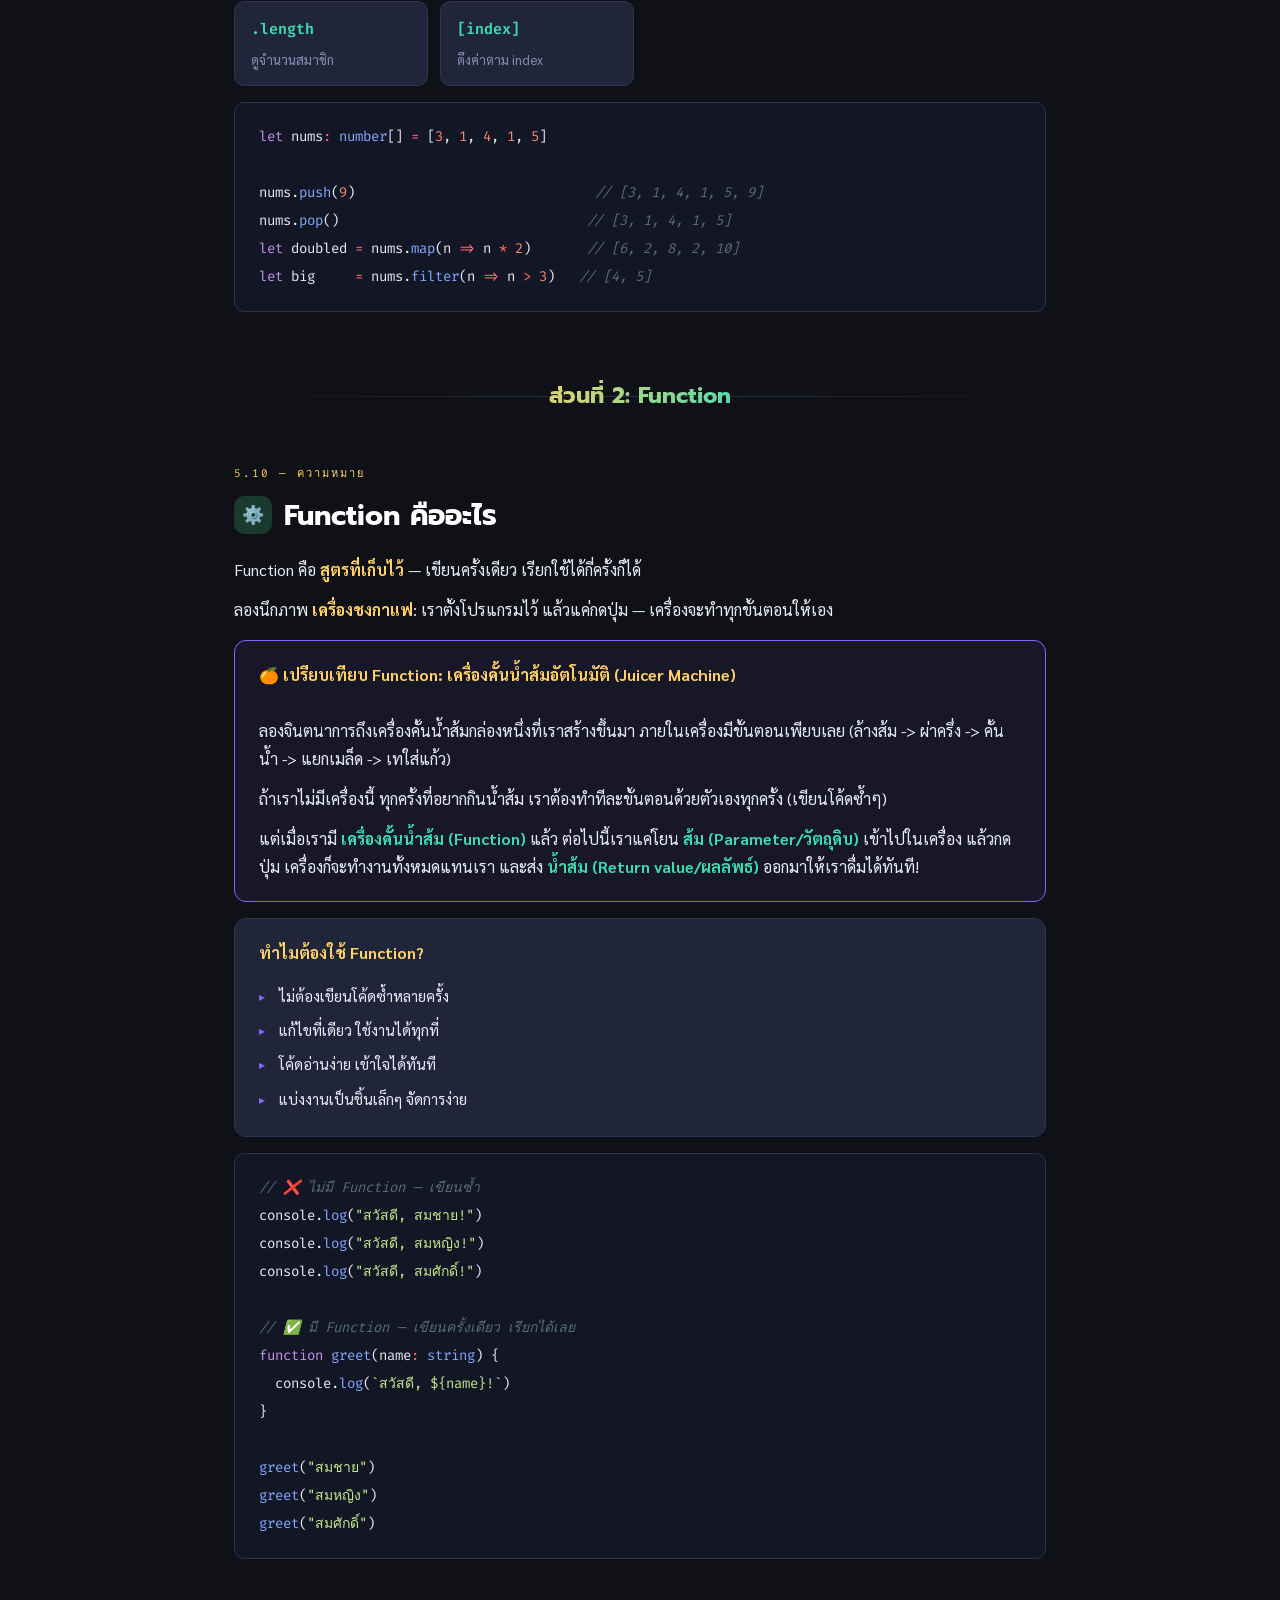
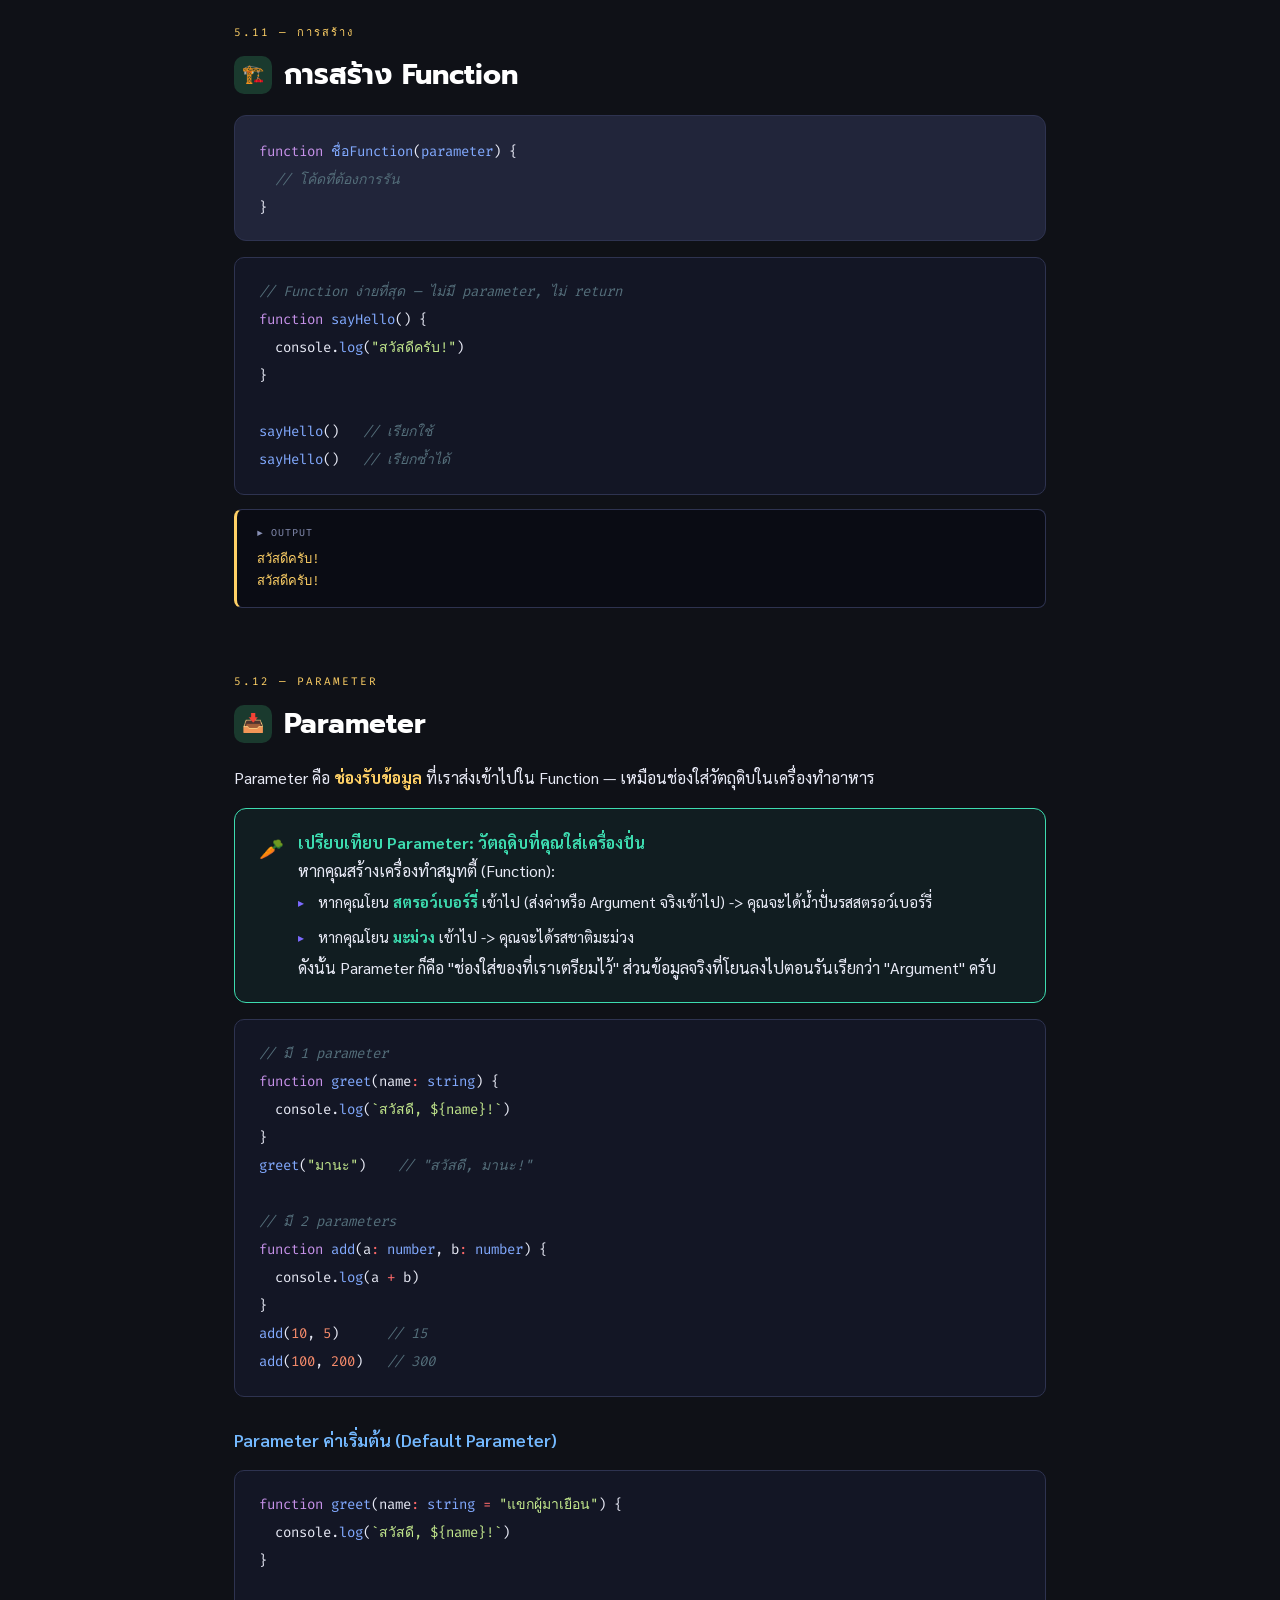
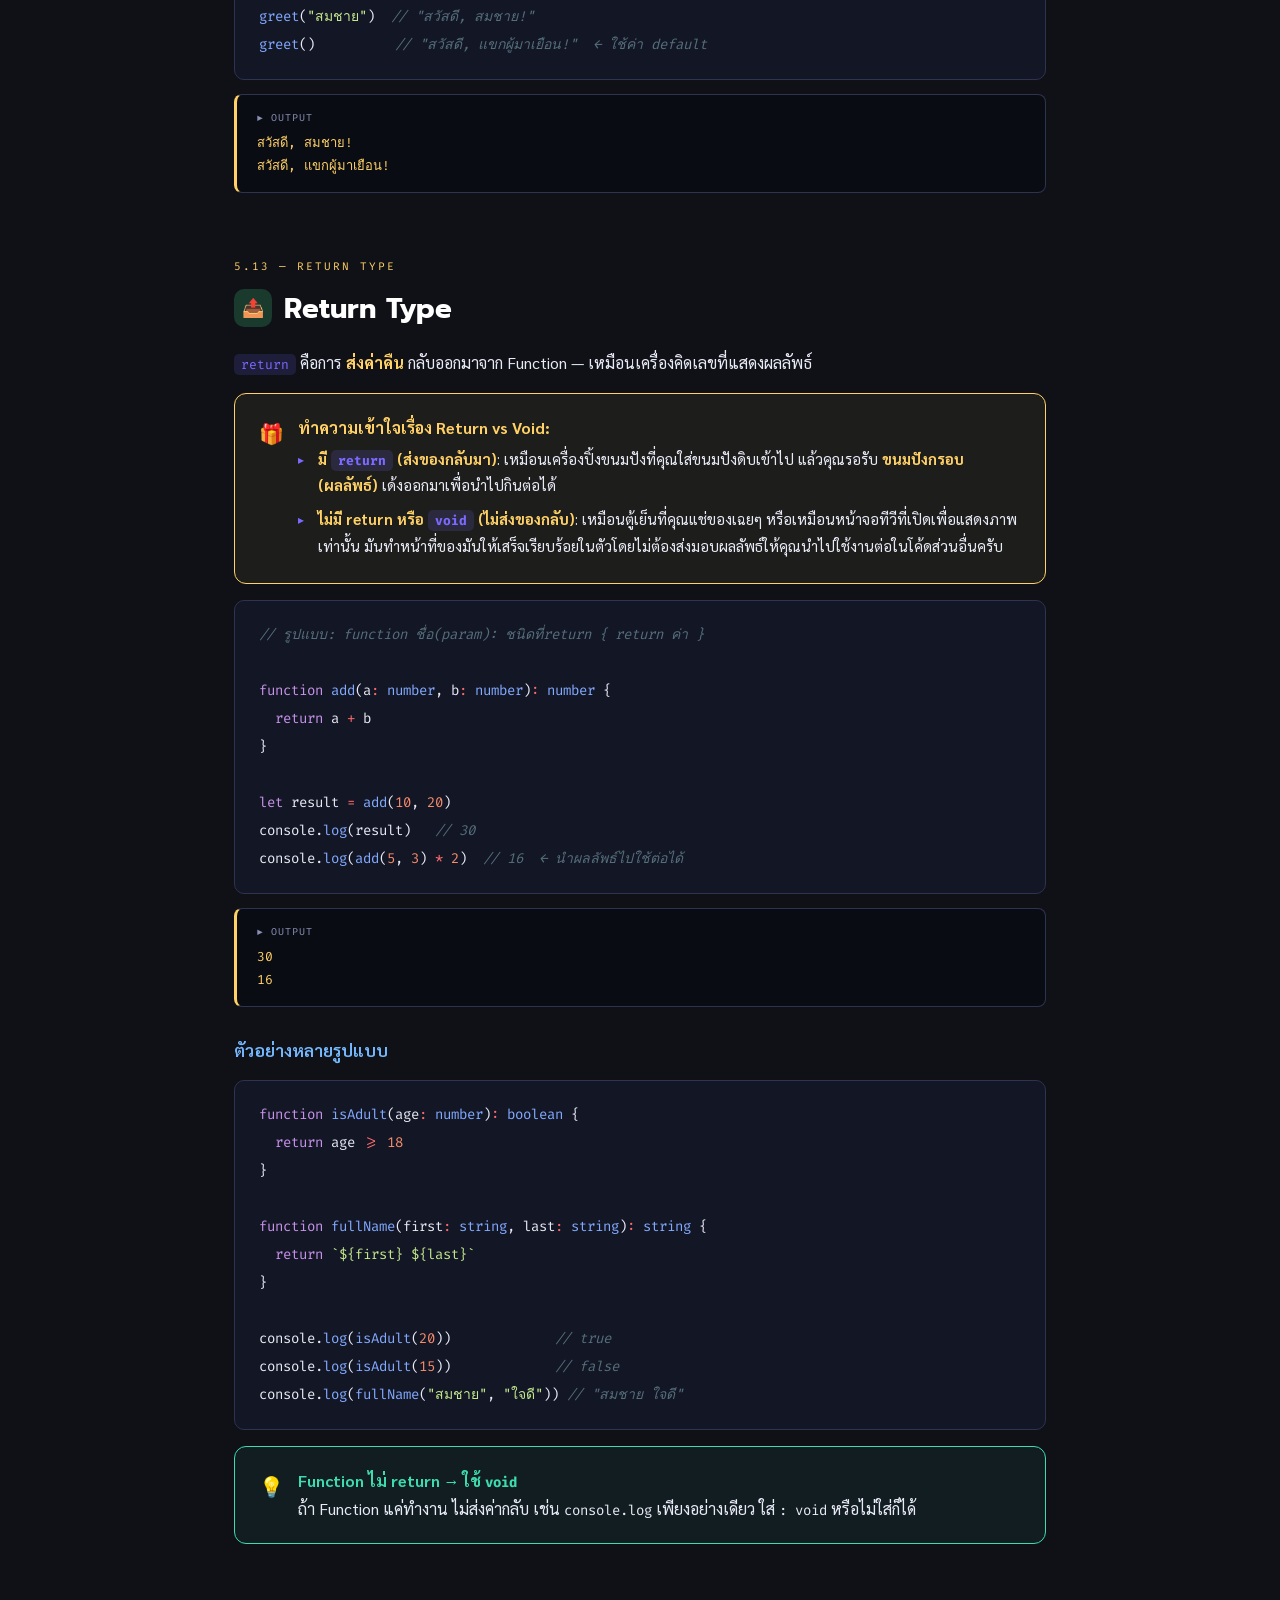
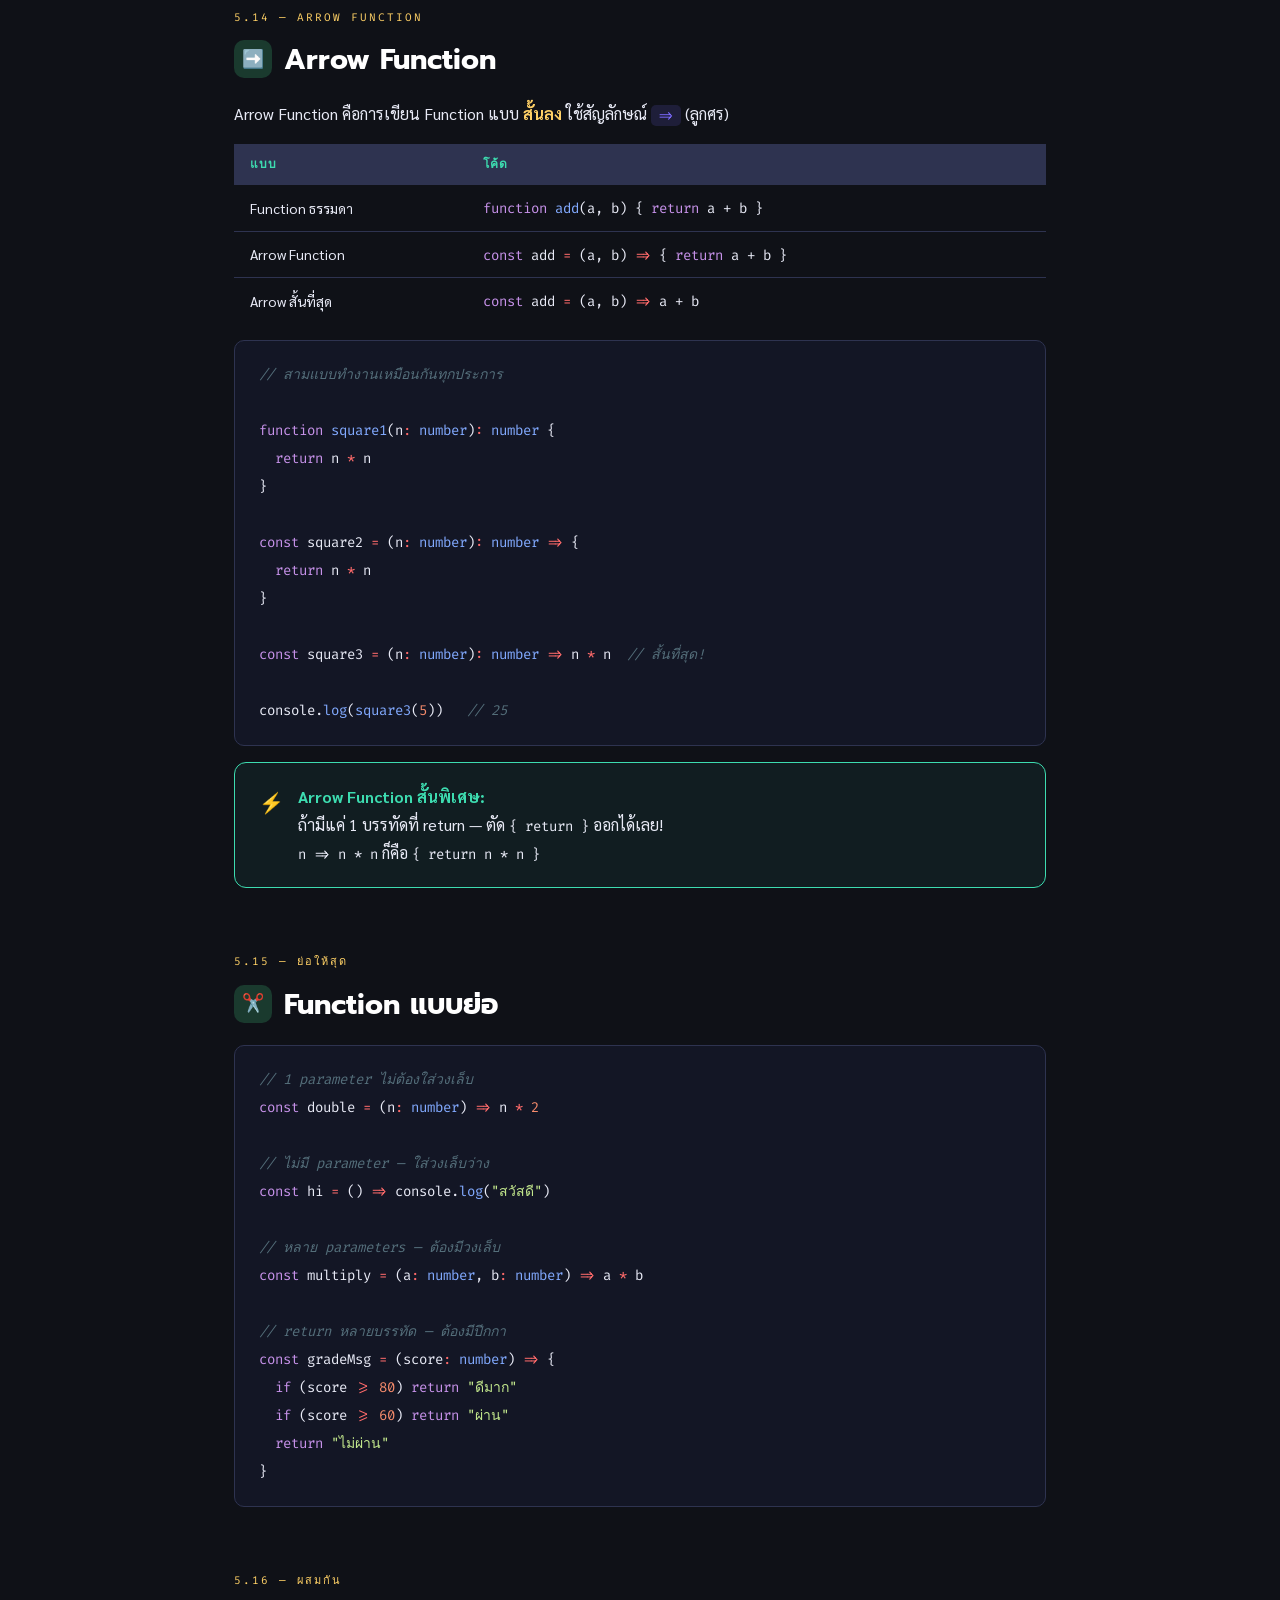
<file: js/unit5_source.html>
<!DOCTYPE html>
<html lang="th">

<head>
    <meta charset="UTF-8">
    <meta name="viewport" content="width=device-width, initial-scale=1.0">
    <title>หน่วยที่ 5 — Array & Function</title>
    <link
        href="https://fonts.googleapis.com/css2?family=Sarabun:wght@300;400;500;600;700&family=Fira+Code:wght@400;500;600&family=Prompt:wght@700;800&display=swap"
        rel="stylesheet">
    <style>
        :root {
            --bg: #0f1117;
            --surface: #1a1d27;
            --card: #21253a;
            --border: #2e3350;
            --accent1: #7c6aff;
            /* purple */
            --accent2: #3ddcb0;
            /* teal */
            --accent3: #ff6b6b;
            /* red */
            --accent4: #ffd166;
            /* yellow */
            --accent5: #74b9ff;
            /* blue */
            --text: #e8eaf6;
            --muted: #8890b5;
            --code-bg: #131625;
            --tag-arr: #2d1f6e;
            --tag-fn: #1a3a2e;
        }

        * {
            box-sizing: border-box;
            margin: 0;
            padding: 0;
        }

        body {
            background: var(--bg);
            color: var(--text);
            font-family: 'Sarabun', sans-serif;
            font-size: 16px;
            line-height: 1.75;
        }

        /* ─── HERO ─── */
        .hero {
            background: linear-gradient(135deg, #0f1117 0%, #1a1030 50%, #0f1117 100%);
            border-bottom: 1px solid var(--border);
            padding: 64px 24px 56px;
            text-align: center;
            position: relative;
            overflow: hidden;
        }

        .hero::before {
            content: '';
            position: absolute;
            top: -120px;
            left: 50%;
            transform: translateX(-50%);
            width: 600px;
            height: 600px;
            background: radial-gradient(circle, rgba(124, 106, 255, .18) 0%, transparent 70%);
            pointer-events: none;
        }

        .unit-badge {
            display: inline-block;
            background: linear-gradient(90deg, var(--accent1), var(--accent2));
            color: #fff;
            font-family: 'Fira Code', monospace;
            font-size: 12px;
            font-weight: 600;
            letter-spacing: 2px;
            text-transform: uppercase;
            padding: 6px 18px;
            border-radius: 20px;
            margin-bottom: 20px;
        }

        .hero h1 {
            font-family: 'Prompt', sans-serif;
            font-size: clamp(2rem, 6vw, 3.6rem);
            font-weight: 800;
            background: linear-gradient(135deg, #fff 30%, var(--accent1));
            -webkit-background-clip: text;
            -webkit-text-fill-color: transparent;
            background-clip: text;
            line-height: 1.15;
            margin-bottom: 16px;
        }

        .hero p {
            color: var(--muted);
            font-size: 1.1rem;
            max-width: 520px;
            margin: 0 auto 32px;
        }

        .hero-tags {
            display: flex;
            gap: 10px;
            justify-content: center;
            flex-wrap: wrap;
        }

        .hero-tag {
            background: var(--card);
            border: 1px solid var(--border);
            border-radius: 8px;
            padding: 6px 14px;
            font-family: 'Fira Code', monospace;
            font-size: 13px;
            color: var(--accent2);
        }

        /* ─── LAYOUT ─── */
        .wrapper {
            max-width: 860px;
            margin: 0 auto;
            padding: 0 24px 80px;
        }

        /* ─── TOC ─── */
        .toc {
            background: var(--surface);
            border: 1px solid var(--border);
            border-left: 4px solid var(--accent1);
            border-radius: 12px;
            padding: 28px 32px;
            margin: 40px 0 56px;
        }

        .toc-title {
            font-family: 'Fira Code', monospace;
            font-size: 11px;
            letter-spacing: 2px;
            text-transform: uppercase;
            color: var(--accent1);
            margin-bottom: 16px;
        }

        .toc-grid {
            display: grid;
            grid-template-columns: 1fr 1fr;
            gap: 6px 32px;
        }

        .toc a {
            color: var(--muted);
            text-decoration: none;
            font-size: 14px;
            display: flex;
            align-items: center;
            gap: 8px;
            padding: 4px 0;
            transition: color .2s;
        }

        .toc a:hover {
            color: var(--text);
        }

        .toc a .num {
            font-family: 'Fira Code', monospace;
            font-size: 11px;
            color: var(--accent1);
            opacity: .6;
            min-width: 28px;
        }

        /* ─── SECTION ─── */
        .section {
            margin-bottom: 64px;
        }

        .section-label {
            font-family: 'Fira Code', monospace;
            font-size: 11px;
            letter-spacing: 2px;
            text-transform: uppercase;
            color: var(--accent2);
            margin-bottom: 8px;
        }

        .section-label.fn-label {
            color: var(--accent4);
        }

        .section h2 {
            font-family: 'Prompt', sans-serif;
            font-size: 1.75rem;
            font-weight: 700;
            color: #fff;
            margin-bottom: 16px;
            display: flex;
            align-items: center;
            gap: 12px;
        }

        .section h2 .icon {
            width: 38px;
            height: 38px;
            border-radius: 10px;
            display: flex;
            align-items: center;
            justify-content: center;
            font-size: 18px;
            flex-shrink: 0;
        }

        .icon-arr {
            background: var(--tag-arr);
        }

        .icon-fn {
            background: var(--tag-fn);
        }

        .section h3 {
            font-size: 1.1rem;
            font-weight: 600;
            color: var(--accent5);
            margin: 28px 0 10px;
        }

        .section p {
            color: var(--text);
            margin-bottom: 12px;
        }

        .section p:last-child {
            margin-bottom: 0;
        }

        /* ─── CARD ─── */
        .card {
            background: var(--card);
            border: 1px solid var(--border);
            border-radius: 12px;
            padding: 20px 24px;
            margin: 16px 0;
        }

        .card.highlight {
            border-color: var(--accent1);
            background: rgba(124, 106, 255, .07);
        }

        .card.tip {
            border-color: var(--accent2);
            background: rgba(61, 220, 176, .06);
            display: flex;
            gap: 14px;
            align-items: flex-start;
        }

        .card.warning {
            border-color: var(--accent4);
            background: rgba(255, 209, 102, .06);
            display: flex;
            gap: 14px;
            align-items: flex-start;
        }

        .card.error {
            border-color: var(--accent3);
            background: rgba(255, 107, 107, .06);
        }

        .tip-icon {
            font-size: 20px;
            margin-top: 2px;
            flex-shrink: 0;
        }

        .card strong {
            color: var(--accent2);
        }

        .card.warning strong {
            color: var(--accent4);
        }

        /* ─── CODE ─── */
        pre {
            background: var(--code-bg);
            border: 1px solid var(--border);
            border-radius: 10px;
            padding: 20px 24px;
            overflow-x: auto;
            margin: 14px 0;
            position: relative;
        }

        pre .file-tag {
            position: absolute;
            top: 10px;
            right: 14px;
            font-family: 'Fira Code', monospace;
            font-size: 10px;
            color: var(--muted);
            letter-spacing: 1px;
        }

        code {
            font-family: 'Fira Code', monospace;
            font-size: 14px;
            line-height: 1.7;
        }

        p code,
        li code {
            background: rgba(124, 106, 255, .15);
            color: var(--accent1);
            padding: 2px 7px;
            border-radius: 5px;
            font-size: 13px;
        }

        /* syntax */
        .kw {
            color: #c792ea;
        }

        /* keyword */
        .ty {
            color: #82aaff;
        }

        /* type */
        .str {
            color: #c3e88d;
        }

        /* string */
        .num {
            color: #f78c6c;
        }

        /* number */
        .cmt {
            color: #546e7a;
            font-style: italic;
        }

        /* comment */
        .fn {
            color: #82aaff;
        }

        /* function name */
        .arr {
            color: var(--accent2);
        }

        /* array/teal */
        .op {
            color: var(--accent3);
        }

        /* operator */
        .out {
            color: var(--accent4);
        }

        /* output */

        /* ─── COMPARISON TABLE ─── */
        table {
            width: 100%;
            border-collapse: collapse;
            margin: 16px 0;
            font-size: 14px;
        }

        th {
            background: var(--border);
            color: var(--accent2);
            font-family: 'Fira Code', monospace;
            font-size: 12px;
            letter-spacing: 1px;
            text-transform: uppercase;
            padding: 10px 16px;
            text-align: left;
        }

        td {
            padding: 10px 16px;
            border-bottom: 1px solid var(--border);
            color: var(--text);
        }

        tr:last-child td {
            border-bottom: none;
        }

        tr:hover td {
            background: rgba(255, 255, 255, .02);
        }

        /* ─── METHOD BADGE ─── */
        .method-grid {
            display: grid;
            grid-template-columns: repeat(auto-fit, minmax(180px, 1fr));
            gap: 12px;
            margin: 16px 0;
        }

        .method-card {
            background: var(--card);
            border: 1px solid var(--border);
            border-radius: 10px;
            padding: 14px 16px;
        }

        .method-name {
            font-family: 'Fira Code', monospace;
            font-size: 15px;
            font-weight: 600;
            color: var(--accent2);
            margin-bottom: 6px;
        }

        .method-desc {
            font-size: 13px;
            color: var(--muted);
        }

        /* ─── STEP ─── */
        .steps {
            margin: 16px 0;
        }

        .step {
            display: flex;
            gap: 16px;
            margin-bottom: 18px;
            align-items: flex-start;
        }

        .step-num {
            background: linear-gradient(135deg, var(--accent1), var(--accent2));
            color: #fff;
            font-family: 'Fira Code', monospace;
            font-size: 13px;
            font-weight: 600;
            min-width: 32px;
            height: 32px;
            border-radius: 50%;
            display: flex;
            align-items: center;
            justify-content: center;
            flex-shrink: 0;
            margin-top: 2px;
        }

        .step-body strong {
            color: var(--text);
            display: block;
            margin-bottom: 4px;
        }

        .step-body p {
            color: var(--muted);
            font-size: 14px;
        }

        /* ─── OUTPUT BLOCK ─── */
        .output {
            background: #0a0c14;
            border: 1px solid var(--border);
            border-left: 3px solid var(--accent4);
            border-radius: 8px;
            padding: 14px 20px;
            margin: 10px 0;
            font-family: 'Fira Code', monospace;
            font-size: 13px;
            color: var(--accent4);
        }

        .output::before {
            content: '▶ output';
            display: block;
            font-size: 10px;
            letter-spacing: 1px;
            text-transform: uppercase;
            color: var(--muted);
            margin-bottom: 6px;
        }

        /* ─── DIVIDER ─── */
        .part-divider {
            text-align: center;
            margin: 64px 0 48px;
            position: relative;
        }

        .part-divider::before {
            content: '';
            position: absolute;
            top: 50%;
            left: 0;
            right: 0;
            height: 1px;
            background: linear-gradient(90deg, transparent, var(--border), transparent);
        }

        .part-divider span {
            position: relative;
            background: var(--bg);
            padding: 0 24px;
            font-family: 'Prompt', sans-serif;
            font-size: 1.4rem;
            font-weight: 700;
            background: linear-gradient(135deg, var(--accent4), var(--accent2));
            -webkit-background-clip: text;
            -webkit-text-fill-color: transparent;
            background-clip: text;
        }

        /* ─── SUMMARY BOX ─── */
        .summary-grid {
            display: grid;
            grid-template-columns: 1fr 1fr;
            gap: 12px;
            margin: 20px 0;
        }

        .summary-item {
            background: var(--card);
            border: 1px solid var(--border);
            border-radius: 10px;
            padding: 14px 16px;
        }

        .summary-item .s-title {
            font-family: 'Fira Code', monospace;
            font-size: 12px;
            color: var(--accent1);
            margin-bottom: 6px;
        }

        .summary-item .s-body {
            font-size: 13px;
            color: var(--muted);
        }

        /* ─── REAL WORLD PROJECT ─── */
        .project-banner {
            background: linear-gradient(135deg, #1a1030, #0f1f1a);
            border: 1px solid var(--border);
            border-radius: 14px;
            padding: 28px 28px 20px;
            margin-bottom: 28px;
        }

        .project-banner .proj-label {
            font-family: 'Fira Code', monospace;
            font-size: 11px;
            letter-spacing: 2px;
            text-transform: uppercase;
            color: var(--accent4);
            margin-bottom: 8px;
        }

        .project-banner h3 {
            font-family: 'Prompt', sans-serif;
            font-size: 1.3rem;
            color: #fff;
            margin-bottom: 10px;
        }

        .project-banner p {
            color: var(--muted);
            font-size: 14px;
        }

        ul {
            padding-left: 0;
            list-style: none;
        }

        ul li {
            padding: 4px 0 4px 20px;
            position: relative;
            color: var(--text);
            font-size: 15px;
        }

        ul li::before {
            content: '▸';
            position: absolute;
            left: 0;
            color: var(--accent1);
            font-size: 12px;
            top: 7px;
        }

        @media (max-width: 600px) {
            .toc-grid {
                grid-template-columns: 1fr;
            }

            .summary-grid {
                grid-template-columns: 1fr;
            }

            .method-grid {
                grid-template-columns: 1fr 1fr;
            }
        }
    </style>
</head>

<body>

    <!-- HERO -->
    <div class="hero">
        <div class="unit-badge">Unit 5</div>
        <h1>Array &amp; Function</h1>
        <p>เรียนรู้การเก็บข้อมูลหลายชิ้นใน Array และการสร้าง Function เพื่อนำโค้ดมาใช้ซ้ำ — สำหรับผู้ไม่มีพื้นฐานเลย</p>
        <div class="hero-tags">
            <span class="hero-tag">Array[]</span>
            <span class="hero-tag">Tuple</span>
            <span class="hero-tag">push / pop</span>
            <span class="hero-tag">map / filter</span>
            <span class="hero-tag">Function</span>
            <span class="hero-tag">Arrow =&gt;</span>
        </div>
    </div>

    <div class="wrapper">

        <!-- TOC -->
        <div class="toc">
            <div class="toc-title">📋 สารบัญหน่วยที่ 5</div>
            <div class="toc-grid">
                <a href="#why-array"><span class="num">5.1</span>ทำไมต้องมี Array?</a>
                <a href="#what-array"><span class="num">5.2</span>Array คืออะไร</a>
                <a href="#declare"><span class="num">5.3</span>การประกาศ Array</a>
                <a href="#access"><span class="num">5.4</span>การเข้าถึงสมาชิก</a>
                <a href="#tuple"><span class="num">5.5</span>Tuple</a>
                <a href="#push-pop"><span class="num">5.6</span>push() และ pop()</a>
                <a href="#map"><span class="num">5.7</span>map()</a>
                <a href="#filter"><span class="num">5.8</span>filter()</a>
                <a href="#summary-array"><span class="num">5.9</span>สรุปการจัดการ Array</a>
                <a href="#what-fn"><span class="num">5.10</span>Function คืออะไร</a>
                <a href="#create-fn"><span class="num">5.11</span>การสร้าง Function</a>
                <a href="#param"><span class="num">5.12</span>Parameter</a>
                <a href="#return"><span class="num">5.13</span>Return Type</a>
                <a href="#arrow"><span class="num">5.14</span>Arrow Function</a>
                <a href="#short-fn"><span class="num">5.15</span>Function แบบย่อ</a>
                <a href="#arr-fn"><span class="num">5.16</span>Array + Function</a>
                <a href="#project1"><span class="num">5.17</span>ระบบรายชื่อนักเรียน</a>
                <a href="#project2"><span class="num">5.18</span>ระบบร้านค้า</a>
            </div>
        </div>

        <!-- ═══════════════ PART 1: ARRAY ═══════════════ -->

        <!-- 5.1 WHY ARRAY -->
        <div class="section" id="why-array">
            <div class="section-label">5.1 — เหตุผล</div>
            <h2><span class="icon icon-arr">📦</span>ทำไมต้องมี Array?</h2>
            <p>ลองนึกภาพว่าเราต้องเก็บชื่อนักเรียน 5 คน ถ้าไม่มี Array เราต้องประกาศตัวแปรแยกกัน 5 ตัว:</p>
            <pre><code><span class="kw">let</span> student1 <span class="op">=</span> <span class="str">"สมชาย"</span>
<span class="kw">let</span> student2 <span class="op">=</span> <span class="str">"สมหญิง"</span>
<span class="kw">let</span> student3 <span class="op">=</span> <span class="str">"สมศักดิ์"</span>
<span class="kw">let</span> student4 <span class="op">=</span> <span class="str">"สมปอง"</span>
<span class="kw">let</span> student5 <span class="op">=</span> <span class="str">"สมฤดี"</span>
<span class="cmt">// 😱 แล้วถ้ามี 100 คน ต้องเขียน 100 บรรทัด!</span></code></pre>

            <div class="card highlight">
                <strong style="color:var(--accent2)">💡 ลองเปรียบเทียบกับชีวิตประจำวัน: ชั้นวางรองเท้า (Shoe Rack)</strong><br><br>
                <p>ถ้าคุณมีรองเท้า 5 คู่ แล้ววางกล่องรองเท้าแยกกันกระจายทั่วบ้าน (เหมือนตัวแปร 5 ตัวแยกกัน) เวลาจะทำความสะอาดหรือย้ายที่ก็ยากมาก แถมจำยากว่ากล่องไหนอยู่ตรงไหน</p>
                <p>แต่ถ้าคุณซื้อ <strong>ชั้นวางรองเท้าขนาดใหญ่ 1 ตัวที่มี 5 ช่อง (เหมือน Array 1 ตัว)</strong> คุณสามารถเอารองเท้าทุกคู่มาเรียงใส่ช่องในชั้นวางรองเท้านี้ได้ในที่เดียว! จัดการง่าย หยิบง่าย และเรียบร้อยขึ้นเยอะเลยครับ</p>
            </div>

            <div class="card tip">
                <div class="tip-icon">💡</div>
                <div>
                    <strong>Array แก้ปัญหานี้!</strong><br>
                    เราสามารถเก็บนักเรียนทุกคนในตัวแปรเดียว แล้ววนซ้ำหาหรือจัดการข้อมูลได้ง่ายมาก
                </div>
            </div>

            <pre><code><span class="kw">let</span> students<span class="op">:</span> <span class="ty">string</span>[] <span class="op">=</span> [<span class="str">"สมชาย"</span>, <span class="str">"สมหญิง"</span>, <span class="str">"สมศักดิ์"</span>, <span class="str">"สมปอง"</span>, <span class="str">"สมฤดี"</span>]
<span class="cmt">// ✅ เก็บทั้งหมดในบรรทัดเดียว!</span></code></pre>
        </div>

        <!-- 5.2 WHAT IS ARRAY -->
        <div class="section" id="what-array">
            <div class="section-label">5.2 — ความหมาย</div>
            <h2><span class="icon icon-arr">🗃️</span>Array คืออะไร</h2>
            <p>Array คือ <strong style="color:var(--accent2)">ตู้ลิ้นชัก</strong> ที่มีหลายช่อง แต่ละช่องเก็บข้อมูล 1
                ชิ้น โดยแต่ละช่องจะมี <strong style="color:var(--accent2)">หมายเลข (index)</strong> กำกับไว้ เริ่มนับจาก
                <code>0</code></p>

            <div class="card">
                <table>
                    <tr>
                        <th>Index</th>
                        <th>0</th>
                        <th>1</th>
                        <th>2</th>
                        <th>3</th>
                        <th>4</th>
                    </tr>
                    <tr>
                        <td style="color:var(--muted);font-size:13px">ค่า</td>
                        <td>"สมชาย"</td>
                        <td>"สมหญิง"</td>
                        <td>"สมศักดิ์"</td>
                        <td>"สมปอง"</td>
                        <td>"สมฤดี"</td>
                    </tr>
                </table>
            </div>

            <div class="card tip">
                <div class="tip-icon">🔑</div>
                <div><strong>จำไว้!</strong> Index เริ่มต้นที่ <code>0</code> เสมอ ไม่ใช่ 1<br>
                    ฉะนั้น สมาชิกคนแรกอยู่ที่ <code>index 0</code>, คนที่สองอยู่ที่ <code>index 1</code></div>
            </div>

            <div class="card warning">
                <div class="tip-icon">❓</div>
                <div>
                    <strong>ทำไมการนับตำแหน่ง (Index) ถึงเริ่มจาก 0?</strong><br>
                    ลองนึกถึง <strong>"ตึกหรือคอนโดที่มีชั้น Ground (ชั้น G)"</strong> เป็นจุดเริ่มต้น คือชั้น 0 แล้วค่อยขึ้นไปชั้น 1, ชั้น 2 หรือนึกถึง <strong>"ไม้บรรทัด"</strong> ที่จุดเริ่มต้นการวัดไม่ใช่เลข 1 แต่เป็นเลข 0 เสมอ!<br>
                    ในทางคอมพิวเตอร์ Index คือ <strong>"ระยะห่างจากจุดเริ่มต้น" (Offset)</strong>:
                    <ul>
                        <li>ช่องแรกสุด (index 0) = ห่างจากจุดเริ่มต้น 0 ก้าว</li>
                        <li>ช่องที่สอง (index 1) = ห่างจากจุดเริ่มต้น 1 ก้าว</li>
                    </ul>
                </div>
            </div>
        </div>

        <!-- 5.3 DECLARE -->
        <div class="section" id="declare">
            <div class="section-label">5.3 — การประกาศ</div>
            <h2><span class="icon icon-arr">✏️</span>การประกาศ Array</h2>

            <h3>รูปแบบพื้นฐาน</h3>
            <pre><code><span class="cmt">// รูปแบบ: let ชื่อตัวแปร: ชนิดข้อมูล[] = [...]</span>

<span class="kw">let</span> fruits<span class="op">:</span> <span class="ty">string</span>[] <span class="op">=</span> [<span class="str">"แอปเปิ้ล"</span>, <span class="str">"กล้วย"</span>, <span class="str">"มะม่วง"</span>]
<span class="kw">let</span> scores<span class="op">:</span> <span class="ty">number</span>[] <span class="op">=</span> [<span class="num">90</span>, <span class="num">85</span>, <span class="num">72</span>, <span class="num">95</span>]
<span class="kw">let</span> flags<span class="op">:</span>  <span class="ty">boolean</span>[] <span class="op">=</span> [<span class="kw">true</span>, <span class="kw">false</span>, <span class="kw">true</span>]</code></pre>

            <h3>Array ว่างเปล่า (เตรียมไว้ก่อน)</h3>
            <pre><code><span class="kw">let</span> cart<span class="op">:</span> <span class="ty">string</span>[] <span class="op">=</span> []   <span class="cmt">// ตะกร้าสินค้าว่าง รอเพิ่มทีหลัง</span></code></pre>

            <div class="card tip">
                <div class="tip-icon">📝</div>
                <div><strong>อ่านแบบง่าย:</strong> <code>string[]</code> คือ "Array ของ string" — วงเล็บก้ามปู
                    <code>[]</code> บอกว่าเป็น Array</div>
            </div>
        </div>

        <!-- 5.4 ACCESS -->
        <div class="section" id="access">
            <div class="section-label">5.4 — การเข้าถึง</div>
            <h2><span class="icon icon-arr">🎯</span>การเข้าถึงสมาชิก</h2>

            <p>ใช้เครื่องหมาย <code>[index]</code> เพื่อดึงค่าออกมา:</p>
            <pre><code><span class="kw">let</span> colors<span class="op">:</span> <span class="ty">string</span>[] <span class="op">=</span> [<span class="str">"แดง"</span>, <span class="str">"เขียว"</span>, <span class="str">"น้ำเงิน"</span>]

console.<span class="fn">log</span>(colors[<span class="num">0</span>])  <span class="cmt">// "แดง"   ← ตัวแรก</span>
console.<span class="fn">log</span>(colors[<span class="num">1</span>])  <span class="cmt">// "เขียว" ← ตัวที่สอง</span>
console.<span class="fn">log</span>(colors[<span class="num">2</span>])  <span class="cmt">// "น้ำเงิน" ← ตัวที่สาม</span>

<span class="cmt">// อยากรู้ว่ามีสมาชิกกี่ตัว?</span>
console.<span class="fn">log</span>(colors.<span class="arr">length</span>)  <span class="cmt">// 3</span></code></pre>

            <div class="output">"แดง"<br>"เขียว"<br>"น้ำเงิน"<br>3</div>

            <h3>แก้ไขค่าใน Array</h3>
            <pre><code>colors[<span class="num">1</span>] <span class="op">=</span> <span class="str">"เหลือง"</span>   <span class="cmt">// เปลี่ยน "เขียว" เป็น "เหลือง"</span>
console.<span class="fn">log</span>(colors)    <span class="cmt">// ["แดง", "เหลือง", "น้ำเงิน"]</span></code></pre>

            <div class="card warning">
                <div class="tip-icon">⚠️</div>
                <div><strong>ระวัง Index เกิน!</strong><br>
                    ถ้าเรียก <code>colors[5]</code> ในขณะที่มีแค่ 3 สมาชิก จะได้ <code>undefined</code> — ไม่มี error
                    แต่ค่าจะว่าง</div>
            </div>
        </div>

        <!-- 5.5 TUPLE -->
        <div class="section" id="tuple">
            <div class="section-label">5.5 — ชนิดพิเศษ</div>
            <h2><span class="icon icon-arr">🎭</span>Tuple</h2>

            <p>Tuple คือ Array พิเศษที่ <strong style="color:var(--accent2)">กำหนดชนิดข้อมูลแต่ละช่องได้แน่นอน</strong>
                เหมาะสำหรับข้อมูลที่มีรูปแบบชัดเจน เช่น (ชื่อ, อายุ) หรือ (x, y)</p>

            <pre><code><span class="cmt">// Array ธรรมดา — ทุกช่องต้องเป็น string</span>
<span class="kw">let</span> arr<span class="op">:</span> <span class="ty">string</span>[] <span class="op">=</span> [<span class="str">"สมชาย"</span>, <span class="str">"20"</span>]

<span class="cmt">// Tuple — ช่องที่ 1 เป็น string, ช่องที่ 2 เป็น number</span>
<span class="kw">let</span> person<span class="op">:</span> [<span class="ty">string</span>, <span class="ty">number</span>] <span class="op">=</span> [<span class="str">"สมชาย"</span>, <span class="num">20</span>]

console.<span class="fn">log</span>(person[<span class="num">0</span>])  <span class="cmt">// "สมชาย"</span>
console.<span class="fn">log</span>(person[<span class="num">1</span>])  <span class="cmt">// 20</span></code></pre>

            <div class="output">"สมชาย"<br>20</div>

            <div class="card highlight">
                <strong style="color:var(--accent2)">🎁 เปรียบเทียบ Tuple: กล่องชุดของขวัญสำเร็จรูป (Gift Box Set)</strong><br><br>
                <p>ถ้า Array ธรรมดาคือ "ตู้ลิ้นชักที่ทุกช่องต้องเก็บเสื้อยืดเหมือนกันหมด"</p>
                <p><strong>Tuple</strong> จะเหมือนกับ <strong>"กล่องชุดของขวัญ (Gift Box Set)"</strong> ที่มีบล็อกล็อกตำแหน่งเฉพาะตัวที่ห้ามเปลี่ยน เช่น:</p>
                <ul>
                    <li>ช่องแรกเป็นช่องกลมสำหรับใส่ <strong>แก้วน้ำ (string)</strong></li>
                    <li>ช่องสองเป็นช่องยาวสำหรับใส่ <strong>ช้อนส้อม (number)</strong></li>
                    <li>ช่องสามเป็นช่องแบนสำหรับใส่ <strong>การ์ดอวยพร (boolean)</strong></li>
                </ul>
                <p>คุณไม่สามารถเอาของผิดประเภทไปยัดใส่ช่องของมันได้ และลำดับก็ต้องเป๊ะตามที่จัดไว้ตั้งแต่แรกครับ</p>
            </div>

            <h3>ตัวอย่างการใช้งาน Tuple</h3>
            <pre><code><span class="kw">let</span> coordinate<span class="op">:</span> [<span class="ty">number</span>, <span class="ty">number</span>] <span class="op">=</span> [<span class="num">13.7563</span>, <span class="num">100.5018</span>]  <span class="cmt">// lat, lng ของกรุงเทพ</span>
<span class="kw">let</span> product<span class="op">:</span>    [<span class="ty">string</span>, <span class="ty">number</span>, <span class="ty">boolean</span>] <span class="op">=</span> [<span class="str">"กาแฟ"</span>, <span class="num">65</span>, <span class="kw">true</span>]  <span class="cmt">// ชื่อ, ราคา, มีสินค้า</span></code></pre>

            <div class="card tip">
                <div class="tip-icon">💡</div>
                <div><strong>Array vs Tuple:</strong><br>
                    Array ทุกช่องเป็นชนิดเดียวกัน เช่น <code>number[]</code><br>
                    Tuple แต่ละช่องเป็นคนละชนิดได้ เช่น <code>[string, number, boolean]</code></div>
            </div>
        </div>

        <!-- 5.6 PUSH POP -->
        <div class="section" id="push-pop">
            <div class="section-label">5.6 — เพิ่ม / ลบ</div>
            <h2><span class="icon icon-arr">🔧</span>push() และ pop()</h2>

            <h3>push() — เพิ่มสมาชิกท้าย Array</h3>
            <pre><code><span class="kw">let</span> cart<span class="op">:</span> <span class="ty">string</span>[] <span class="op">=</span> [<span class="str">"ขนมปัง"</span>, <span class="str">"นม"</span>]

cart.<span class="fn">push</span>(<span class="str">"ไข่"</span>)
console.<span class="fn">log</span>(cart)   <span class="cmt">// ["ขนมปัง", "นม", "ไข่"]</span>

cart.<span class="fn">push</span>(<span class="str">"กาแฟ"</span>)
console.<span class="fn">log</span>(cart)   <span class="cmt">// ["ขนมปัง", "นม", "ไข่", "กาแฟ"]</span></code></pre>
            <div class="output">["ขนมปัง", "นม", "ไข่"]<br>["ขนมปัง", "นม", "ไข่", "กาแฟ"]</div>

            <h3>pop() — ลบสมาชิกตัวสุดท้ายออก</h3>
            <pre><code><span class="kw">let</span> stack<span class="op">:</span> <span class="ty">string</span>[] <span class="op">=</span> [<span class="str">"A"</span>, <span class="str">"B"</span>, <span class="str">"C"</span>]

<span class="kw">let</span> removed <span class="op">=</span> stack.<span class="fn">pop</span>()
console.<span class="fn">log</span>(removed)  <span class="cmt">// "C"  ← ค่าที่ถูกเอาออก</span>
console.<span class="fn">log</span>(stack)    <span class="cmt">// ["A", "B"]</span></code></pre>
            <div class="output">"C"<br>["A", "B"]</div>

            <div class="card tip">
                <div class="tip-icon">🎾</div>
                <div>
                    <strong>ลองเปรียบเทียบกับ: หลอดใส่ลูกเทนนิส หรือ กระปุกมันฝรั่งทอด (Pringles)</strong><br><br>
                    <ul>
                        <li><strong><code>push()</code> (ดันเข้า)</strong>: เหมือนเวลาเราหย่อนลูกเทนนิสลูกใหม่ลงไปในหลอดเก็บ มันจะตกลงไปต่ออยู่ด้านบนสุด (ท้ายแถว) เสมอ</li>
                        <li><strong><code>pop()</code> (เด้งออก)</strong>: เหมือนเวลาเราหยิบลูกเทนนิสออกจากปากหลอด เราจะหยิบได้เฉพาะลูกที่อยู่ด้านบนสุด (ตัวล่าสุดที่เพิ่งใส่เข้าไป) ออกมาได้ก่อนเท่านั้น</li>
                    </ul>
                </div>
            </div>

            <div class="card tip">
                <div class="tip-icon">🎒</div>
                <div><strong>เปรียบกับกระเป๋า:</strong><br>
                    <code>push()</code> = ยัดของเข้ากระเป๋า<br>
                    <code>pop()</code> = หยิบของออกจากกระเป๋า (หยิบชิ้นสุดท้ายออกมาเสมอ)
                </div>
            </div>
        </div>

        <!-- 5.7 MAP -->
        <div class="section" id="map">
            <div class="section-label">5.7 — แปลงข้อมูล</div>
            <h2><span class="icon icon-arr">🗺️</span>map()</h2>

            <p><code>map()</code> คือการ <strong style="color:var(--accent2)">แปลงทุกสมาชิกใน Array</strong> แล้วได้
                Array ใหม่ที่มีจำนวนสมาชิกเท่าเดิม</p>

            <div class="card highlight">
                <strong style="color:var(--accent2)">🏭 เปรียบเทียบ map(): สายพานโรงงานแปรรูปผลไม้ (Conveyor Belt)</strong><br><br>
                <p>ลองนึกภาพสายพานโรงงานที่มีผลไม้ดิบวางเรียงกันมา 3 ชิ้น: <code>[กล้วยดิบ, มะม่วงดิบ, มะละกอดิบ]</code></p>
                <p>เมื่อมันวิ่งผ่าน <strong>เครื่องแปรรูป (transform function)</strong> ผลลัพธ์ที่ปลายสายพานฝั่งโน้นคือ: <code>[กล้วยสุก, มะม่วงสุก, มะละกอสุก]</code></p>
                <p>สังเกตว่า <strong>จำนวนผลไม้ยังมี 3 ชิ้นเท่าเดิม</strong> ไม่เพิ่มไม่ลด แต่หน้าตา/สถานะถูกเปลี่ยนไปทั้งหมด นี่คือการทำงานของ <code>map()</code> ครับ</p>
            </div>

            <div class="steps">
                <div class="step">
                    <div class="step-num">1</div>
                    <div class="step-body">
                        <strong>วนผ่านทุกสมาชิก</strong>
                        <p>map() จะหยิบแต่ละตัวขึ้นมาทีละอัน</p>
                    </div>
                </div>
                <div class="step">
                    <div class="step-num">2</div>
                    <div class="step-body">
                        <strong>แปลงค่าตามที่บอก</strong>
                        <p>เราบอกว่าจะเปลี่ยนยังไง เช่น คูณ 2, เพิ่ม text</p>
                    </div>
                </div>
                <div class="step">
                    <div class="step-num">3</div>
                    <div class="step-body">
                        <strong>ได้ Array ใหม่</strong>
                        <p>Array เดิมไม่เปลี่ยน แต่ได้ Array ใหม่ที่แปลงแล้ว</p>
                    </div>
                </div>
            </div>

            <pre><code><span class="kw">let</span> prices<span class="op">:</span> <span class="ty">number</span>[] <span class="op">=</span> [<span class="num">100</span>, <span class="num">200</span>, <span class="num">300</span>]

<span class="cmt">// บวก VAT 7% ทุกราคา</span>
<span class="kw">let</span> withVat <span class="op">=</span> prices.<span class="fn">map</span>(price <span class="op">=></span> price <span class="op">*</span> <span class="num">1.07</span>)

console.<span class="fn">log</span>(withVat)   <span class="cmt">// [107, 214, 321]</span>
console.<span class="fn">log</span>(prices)    <span class="cmt">// [100, 200, 300]  ← ของเดิมยังอยู่!</span></code></pre>
            <div class="output">[107, 214, 321]<br>[100, 200, 300]</div>

            <h3>ตัวอย่างเพิ่มเติม</h3>
            <pre><code><span class="kw">let</span> names<span class="op">:</span> <span class="ty">string</span>[] <span class="op">=</span> [<span class="str">"สมชาย"</span>, <span class="str">"สมหญิง"</span>, <span class="str">"สมศักดิ์"</span>]

<span class="cmt">// เพิ่มคำทักทายหน้าชื่อทุกคน</span>
<span class="kw">let</span> greetings <span class="op">=</span> names.<span class="fn">map</span>(name <span class="op">=></span> <span class="str">`สวัสดี, ${name}!`</span>)

console.<span class="fn">log</span>(greetings)</code></pre>
            <div class="output">["สวัสดี, สมชาย!", "สวัสดี, สมหญิง!", "สวัสดี, สมศักดิ์!"]</div>
        </div>

        <!-- 5.8 FILTER -->
        <div class="section" id="filter">
            <div class="section-label">5.8 — กรองข้อมูล</div>
            <h2><span class="icon icon-arr">🔍</span>filter()</h2>

            <p><code>filter()</code> คือการ <strong style="color:var(--accent2)">กรองสมาชิกที่ผ่านเงื่อนไข</strong>
                ออกมาเป็น Array ใหม่ (อาจมีจำนวนน้อยลง)</p>

            <div class="card highlight">
                <strong style="color:var(--accent2)">🚪 เปรียบเทียบ filter(): ตะแกรงร่อน หรือ ประตูกรองความสูงสวนสนุก</strong><br><br>
                <p>ลองนึกภาพกลุ่มเด็กๆ 5 คนที่มีส่วนสูงแตกต่างกัน เดินมาต่อคิวเล่นเครื่องเล่นรถไฟเหาะ</p>
                <p>แต่ตรงทางเข้าจะมี <strong>"ประตูกรองความสูง" (เงื่อนไข เช่น ส่วนสูง >= 120 ซม.)</strong> คอยกั้นไว้</p>
                <p>เด็กคนที่ผ่านเงื่อนไขเท่านั้นที่จะได้เข้าไปเล่นด้านใน ส่วนเด็กคนที่ไม่ถึงเกณฑ์ก็ถูกกรองออกไป ผลลัพธ์สุดท้ายคือจะได้กลุ่มเด็กที่ <strong>อาจจะมีจำนวนน้อยลง หรือไม่มีเลย</strong> แต่ทุกคนในกลุ่มใหม่นั้นผ่านเงื่อนไขเหมือนกันหมด นี่คือ <code>filter()</code> ครับ</p>
            </div>

            <pre><code><span class="kw">let</span> scores<span class="op">:</span> <span class="ty">number</span>[] <span class="op">=</span> [<span class="num">45</span>, <span class="num">78</span>, <span class="num">92</span>, <span class="num">55</span>, <span class="num">88</span>, <span class="num">30</span>]

<span class="cmt">// กรองเฉพาะคนที่ผ่าน (>= 60)</span>
<span class="kw">let</span> passed <span class="op">=</span> scores.<span class="fn">filter</span>(score <span class="op">=></span> score <span class="op">>=</span> <span class="num">60</span>)

console.<span class="fn">log</span>(passed)    <span class="cmt">// [78, 92, 88]</span>
console.<span class="fn">log</span>(scores)    <span class="cmt">// [45, 78, 92, 55, 88, 30]  ← ของเดิมไม่เปลี่ยน</span></code></pre>
            <div class="output">[78, 92, 88]<br>[45, 78, 92, 55, 88, 30]</div>

            <h3>filter กับ string</h3>
            <pre><code><span class="kw">let</span> fruits<span class="op">:</span> <span class="ty">string</span>[] <span class="op">=</span> [<span class="str">"แอปเปิ้ล"</span>, <span class="str">"กล้วย"</span>, <span class="str">"กีวี"</span>, <span class="str">"แคนตาลูป"</span>]

<span class="cmt">// กรองเฉพาะที่ขึ้นต้นด้วย "ก"</span>
<span class="kw">let</span> gFruits <span class="op">=</span> fruits.<span class="fn">filter</span>(f <span class="op">=></span> f.<span class="fn">startsWith</span>(<span class="str">"ก"</span>))

console.<span class="fn">log</span>(gFruits)   <span class="cmt">// ["กล้วย", "กีวี", "แคนตาลูป"]</span></code></pre>

            <div class="card highlight">
                <strong style="color:var(--accent1)">map vs filter เปรียบง่ายๆ</strong><br><br>
                <table>
                    <tr>
                        <th>เครื่องมือ</th>
                        <th>ทำอะไร</th>
                        <th>ผลลัพธ์</th>
                    </tr>
                    <tr>
                        <td><code>map()</code></td>
                        <td>แปลงทุกตัว</td>
                        <td>จำนวนเท่าเดิม</td>
                    </tr>
                    <tr>
                        <td><code>filter()</code></td>
                        <td>กรองบางตัว</td>
                        <td>อาจน้อยลง</td>
                    </tr>
                </table>
            </div>
        </div>

        <!-- 5.9 SUMMARY ARRAY -->
        <div class="section" id="summary-array">
            <div class="section-label">5.9 — สรุป</div>
            <h2><span class="icon icon-arr">📊</span>สรุปการจัดการ Array</h2>

            <div class="method-grid">
                <div class="method-card">
                    <div class="method-name">.push()</div>
                    <div class="method-desc">เพิ่มสมาชิกท้าย Array</div>
                </div>
                <div class="method-card">
                    <div class="method-name">.pop()</div>
                    <div class="method-desc">ลบสมาชิกตัวสุดท้าย</div>
                </div>
                <div class="method-card">
                    <div class="method-name">.map()</div>
                    <div class="method-desc">แปลงทุกสมาชิก → Array ใหม่</div>
                </div>
                <div class="method-card">
                    <div class="method-name">.filter()</div>
                    <div class="method-desc">กรองสมาชิกตามเงื่อนไข</div>
                </div>
                <div class="method-card">
                    <div class="method-name">.length</div>
                    <div class="method-desc">ดูจำนวนสมาชิก</div>
                </div>
                <div class="method-card">
                    <div class="method-name">[index]</div>
                    <div class="method-desc">ดึงค่าตาม index</div>
                </div>
            </div>

            <pre><code><span class="kw">let</span> nums<span class="op">:</span> <span class="ty">number</span>[] <span class="op">=</span> [<span class="num">3</span>, <span class="num">1</span>, <span class="num">4</span>, <span class="num">1</span>, <span class="num">5</span>]

nums.<span class="fn">push</span>(<span class="num">9</span>)                              <span class="cmt">// [3, 1, 4, 1, 5, 9]</span>
nums.<span class="fn">pop</span>()                               <span class="cmt">// [3, 1, 4, 1, 5]</span>
<span class="kw">let</span> doubled <span class="op">=</span> nums.<span class="fn">map</span>(n <span class="op">=></span> n <span class="op">*</span> <span class="num">2</span>)       <span class="cmt">// [6, 2, 8, 2, 10]</span>
<span class="kw">let</span> big     <span class="op">=</span> nums.<span class="fn">filter</span>(n <span class="op">=></span> n <span class="op">></span> <span class="num">3</span>)   <span class="cmt">// [4, 5]</span></code></pre>
        </div>

        <!-- DIVIDER -->
        <div class="part-divider"><span>ส่วนที่ 2: Function</span></div>

        <!-- 5.10 WHAT IS FUNCTION -->
        <div class="section" id="what-fn">
            <div class="section-label fn-label">5.10 — ความหมาย</div>
            <h2><span class="icon icon-fn">⚙️</span>Function คืออะไร</h2>

            <p>Function คือ <strong style="color:var(--accent4)">สูตรที่เก็บไว้</strong> — เขียนครั้งเดียว
                เรียกใช้ได้กี่ครั้งก็ได้</p>

            <p>ลองนึกภาพ <strong style="color:var(--accent4)">เครื่องชงกาแฟ</strong>: เราตั้งโปรแกรมไว้ แล้วแค่กดปุ่ม —
                เครื่องจะทำทุกขั้นตอนให้เอง</p>

            <div class="card highlight">
                <strong style="color:var(--accent4)">🍊 เปรียบเทียบ Function: เครื่องคั้นน้ำส้มอัตโนมัติ (Juicer Machine)</strong><br><br>
                <p>ลองจินตนาการถึงเครื่องคั้นน้ำส้มกล่องหนึ่งที่เราสร้างขึ้นมา ภายในเครื่องมีขั้นตอนเพียบเลย (ล้างส้ม -> ผ่าครึ่ง -> คั้นน้ำ -> แยกเมล็ด -> เทใส่แก้ว)</p>
                <p>ถ้าเราไม่มีเครื่องนี้ ทุกครั้งที่อยากกินน้ำส้ม เราต้องทำทีละขั้นตอนด้วยตัวเองทุกครั้ง (เขียนโค้ดซ้ำๆ)</p>
                <p>แต่เมื่อเรามี <strong>เครื่องคั้นน้ำส้ม (Function)</strong> แล้ว ต่อไปนี้เราแค่โยน <strong>ส้ม (Parameter/วัตถุดิบ)</strong> เข้าไปในเครื่อง แล้วกดปุ่ม เครื่องก็จะทำงานทั้งหมดแทนเรา และส่ง <strong>น้ำส้ม (Return value/ผลลัพธ์)</strong> ออกมาให้เราดื่มได้ทันที!</p>
            </div>

            <div class="card">
                <strong style="color:var(--accent4)">ทำไมต้องใช้ Function?</strong>
                <ul style="margin-top: 12px;">
                    <li>ไม่ต้องเขียนโค้ดซ้ำหลายครั้ง</li>
                    <li>แก้ไขที่เดียว ใช้งานได้ทุกที่</li>
                    <li>โค้ดอ่านง่าย เข้าใจได้ทันที</li>
                    <li>แบ่งงานเป็นชิ้นเล็กๆ จัดการง่าย</li>
                </ul>
            </div>

            <pre><code><span class="cmt">// ❌ ไม่มี Function — เขียนซ้ำ</span>
console.<span class="fn">log</span>(<span class="str">"สวัสดี, สมชาย!"</span>)
console.<span class="fn">log</span>(<span class="str">"สวัสดี, สมหญิง!"</span>)
console.<span class="fn">log</span>(<span class="str">"สวัสดี, สมศักดิ์!"</span>)

<span class="cmt">// ✅ มี Function — เขียนครั้งเดียว เรียกได้เลย</span>
<span class="kw">function</span> <span class="fn">greet</span>(name<span class="op">:</span> <span class="ty">string</span>) {
  console.<span class="fn">log</span>(<span class="str">`สวัสดี, ${name}!`</span>)
}

<span class="fn">greet</span>(<span class="str">"สมชาย"</span>)
<span class="fn">greet</span>(<span class="str">"สมหญิง"</span>)
<span class="fn">greet</span>(<span class="str">"สมศักดิ์"</span>)</code></pre>
        </div>

        <!-- 5.11 CREATE FUNCTION -->
        <div class="section" id="create-fn">
            <div class="section-label fn-label">5.11 — การสร้าง</div>
            <h2><span class="icon icon-fn">🏗️</span>การสร้าง Function</h2>

            <div class="card">
                <code
                    style="color:var(--text)"><span class="kw">function</span> <span class="fn">ชื่อFunction</span>(<span class="ty">parameter</span>) { <br>&nbsp;&nbsp;<span class="cmt">// โค้ดที่ต้องการรัน</span><br>}</code>
            </div>

            <pre><code><span class="cmt">// Function ง่ายที่สุด — ไม่มี parameter, ไม่ return</span>
<span class="kw">function</span> <span class="fn">sayHello</span>() {
  console.<span class="fn">log</span>(<span class="str">"สวัสดีครับ!"</span>)
}

<span class="fn">sayHello</span>()   <span class="cmt">// เรียกใช้</span>
<span class="fn">sayHello</span>()   <span class="cmt">// เรียกซ้ำได้</span></code></pre>
            <div class="output">สวัสดีครับ!<br>สวัสดีครับ!</div>
        </div>

        <!-- 5.12 PARAMETER -->
        <div class="section" id="param">
            <div class="section-label fn-label">5.12 — Parameter</div>
            <h2><span class="icon icon-fn">📥</span>Parameter</h2>

            <p>Parameter คือ <strong style="color:var(--accent4)">ช่องรับข้อมูล</strong> ที่เราส่งเข้าไปใน Function —
                เหมือนช่องใส่วัตถุดิบในเครื่องทำอาหาร</p>

            <div class="card tip">
                <div class="tip-icon">🥕</div>
                <div>
                    <strong>เปรียบเทียบ Parameter: วัตถุดิบที่คุณใส่เครื่องปั่น</strong><br>
                    หากคุณสร้างเครื่องทำสมูทตี้ (Function):
                    <ul>
                        <li>หากคุณโยน <strong>สตรอว์เบอร์รี่</strong> เข้าไป (ส่งค่าหรือ Argument จริงเข้าไป) -> คุณจะได้น้ำปั่นรสสตรอว์เบอร์รี่</li>
                        <li>หากคุณโยน <strong>มะม่วง</strong> เข้าไป -> คุณจะได้รสชาติมะม่วง</li>
                    </ul>
                    ดังนั้น Parameter ก็คือ "ช่องใส่ของที่เราเตรียมไว้" ส่วนข้อมูลจริงที่โยนลงไปตอนรันเรียกว่า "Argument" ครับ
                </div>
            </div>

            <pre><code><span class="cmt">// มี 1 parameter</span>
<span class="kw">function</span> <span class="fn">greet</span>(name<span class="op">:</span> <span class="ty">string</span>) {
  console.<span class="fn">log</span>(<span class="str">`สวัสดี, ${name}!`</span>)
}
<span class="fn">greet</span>(<span class="str">"มานะ"</span>)    <span class="cmt">// "สวัสดี, มานะ!"</span>

<span class="cmt">// มี 2 parameters</span>
<span class="kw">function</span> <span class="fn">add</span>(a<span class="op">:</span> <span class="ty">number</span>, b<span class="op">:</span> <span class="ty">number</span>) {
  console.<span class="fn">log</span>(a <span class="op">+</span> b)
}
<span class="fn">add</span>(<span class="num">10</span>, <span class="num">5</span>)      <span class="cmt">// 15</span>
<span class="fn">add</span>(<span class="num">100</span>, <span class="num">200</span>)   <span class="cmt">// 300</span></code></pre>

            <h3>Parameter ค่าเริ่มต้น (Default Parameter)</h3>
            <pre><code><span class="kw">function</span> <span class="fn">greet</span>(name<span class="op">:</span> <span class="ty">string</span> <span class="op">=</span> <span class="str">"แขกผู้มาเยือน"</span>) {
  console.<span class="fn">log</span>(<span class="str">`สวัสดี, ${name}!`</span>)
}

<span class="fn">greet</span>(<span class="str">"สมชาย"</span>)  <span class="cmt">// "สวัสดี, สมชาย!"</span>
<span class="fn">greet</span>()          <span class="cmt">// "สวัสดี, แขกผู้มาเยือน!"  ← ใช้ค่า default</span></code></pre>
            <div class="output">สวัสดี, สมชาย!<br>สวัสดี, แขกผู้มาเยือน!</div>
        </div>

        <!-- 5.13 RETURN TYPE -->
        <div class="section" id="return">
            <div class="section-label fn-label">5.13 — Return Type</div>
            <h2><span class="icon icon-fn">📤</span>Return Type</h2>

            <p><code>return</code> คือการ <strong style="color:var(--accent4)">ส่งค่าคืน</strong> กลับออกมาจาก Function
                — เหมือนเครื่องคิดเลขที่แสดงผลลัพธ์</p>

            <div class="card warning">
                <div class="tip-icon">🎁</div>
                <div>
                    <strong>ทำความเข้าใจเรื่อง Return vs Void:</strong><br>
                    <ul>
                        <li><strong>มี <code>return</code> (ส่งของกลับมา)</strong>: เหมือนเครื่องปิ้งขนมปังที่คุณใส่ขนมปังดิบเข้าไป แล้วคุณรอรับ <strong>ขนมปังกรอบ (ผลลัพธ์)</strong> เด้งออกมาเพื่อนำไปกินต่อได้</li>
                        <li><strong>ไม่มี return หรือ <code>void</code> (ไม่ส่งของกลับ)</strong>: เหมือนตู้เย็นที่คุณแช่ของเฉยๆ หรือเหมือนหน้าจอทีวีที่เปิดเพื่อแสดงภาพเท่านั้น มันทำหน้าที่ของมันให้เสร็จเรียบร้อยในตัวโดยไม่ต้องส่งมอบผลลัพธ์ให้คุณนำไปใช้งานต่อในโค้ดส่วนอื่นครับ</li>
                    </ul>
                </div>
            </div>

            <pre><code><span class="cmt">// รูปแบบ: function ชื่อ(param): ชนิดที่return { return ค่า }</span>

<span class="kw">function</span> <span class="fn">add</span>(a<span class="op">:</span> <span class="ty">number</span>, b<span class="op">:</span> <span class="ty">number</span>)<span class="op">:</span> <span class="ty">number</span> {
  <span class="kw">return</span> a <span class="op">+</span> b
}

<span class="kw">let</span> result <span class="op">=</span> <span class="fn">add</span>(<span class="num">10</span>, <span class="num">20</span>)
console.<span class="fn">log</span>(result)   <span class="cmt">// 30</span>
console.<span class="fn">log</span>(<span class="fn">add</span>(<span class="num">5</span>, <span class="num">3</span>) <span class="op">*</span> <span class="num">2</span>)  <span class="cmt">// 16  ← นำผลลัพธ์ไปใช้ต่อได้</span></code></pre>
            <div class="output">30<br>16</div>

            <h3>ตัวอย่างหลายรูปแบบ</h3>
            <pre><code><span class="kw">function</span> <span class="fn">isAdult</span>(age<span class="op">:</span> <span class="ty">number</span>)<span class="op">:</span> <span class="ty">boolean</span> {
  <span class="kw">return</span> age <span class="op">>=</span> <span class="num">18</span>
}

<span class="kw">function</span> <span class="fn">fullName</span>(first<span class="op">:</span> <span class="ty">string</span>, last<span class="op">:</span> <span class="ty">string</span>)<span class="op">:</span> <span class="ty">string</span> {
  <span class="kw">return</span> <span class="str">`${first} ${last}`</span>
}

console.<span class="fn">log</span>(<span class="fn">isAdult</span>(<span class="num">20</span>))             <span class="cmt">// true</span>
console.<span class="fn">log</span>(<span class="fn">isAdult</span>(<span class="num">15</span>))             <span class="cmt">// false</span>
console.<span class="fn">log</span>(<span class="fn">fullName</span>(<span class="str">"สมชาย"</span>, <span class="str">"ใจดี"</span>)) <span class="cmt">// "สมชาย ใจดี"</span></code></pre>

            <div class="card tip">
                <div class="tip-icon">💡</div>
                <div><strong>Function ไม่ return → ใช้ <code>void</code></strong><br>
                    ถ้า Function แค่ทำงาน ไม่ส่งค่ากลับ เช่น <code>console.log</code> เพียงอย่างเดียว ใส่
                    <code>: void</code> หรือไม่ใส่ก็ได้</div>
            </div>
        </div>

        <!-- 5.14 ARROW FUNCTION -->
        <div class="section" id="arrow">
            <div class="section-label fn-label">5.14 — Arrow Function</div>
            <h2><span class="icon icon-fn">➡️</span>Arrow Function</h2>

            <p>Arrow Function คือการเขียน Function แบบ <strong style="color:var(--accent4)">สั้นลง</strong> ใช้สัญลักษณ์
                <code>=&gt;</code> (ลูกศร)</p>

            <table>
                <tr>
                    <th>แบบ</th>
                    <th>โค้ด</th>
                </tr>
                <tr>
                    <td>Function ธรรมดา</td>
                    <td><code><span class="kw">function</span> <span class="fn">add</span>(a, b) { <span class="kw">return</span> a + b }</code>
                    </td>
                </tr>
                <tr>
                    <td>Arrow Function</td>
                    <td><code><span class="kw">const</span> add <span class="op">=</span> (a, b) <span class="op">=></span> { <span class="kw">return</span> a + b }</code>
                    </td>
                </tr>
                <tr>
                    <td>Arrow สั้นที่สุด</td>
                    <td><code><span class="kw">const</span> add <span class="op">=</span> (a, b) <span class="op">=></span> a + b</code>
                    </td>
                </tr>
            </table>

            <pre><code><span class="cmt">// สามแบบทำงานเหมือนกันทุกประการ</span>

<span class="kw">function</span> <span class="fn">square1</span>(n<span class="op">:</span> <span class="ty">number</span>)<span class="op">:</span> <span class="ty">number</span> {
  <span class="kw">return</span> n <span class="op">*</span> n
}

<span class="kw">const</span> square2 <span class="op">=</span> (n<span class="op">:</span> <span class="ty">number</span>)<span class="op">:</span> <span class="ty">number</span> <span class="op">=></span> {
  <span class="kw">return</span> n <span class="op">*</span> n
}

<span class="kw">const</span> square3 <span class="op">=</span> (n<span class="op">:</span> <span class="ty">number</span>)<span class="op">:</span> <span class="ty">number</span> <span class="op">=></span> n <span class="op">*</span> n  <span class="cmt">// สั้นที่สุด!</span>

console.<span class="fn">log</span>(<span class="fn">square3</span>(<span class="num">5</span>))   <span class="cmt">// 25</span></code></pre>

            <div class="card tip">
                <div class="tip-icon">⚡</div>
                <div><strong>Arrow Function สั้นพิเศษ:</strong><br>
                    ถ้ามีแค่ 1 บรรทัดที่ return — ตัด <code>{ return }</code> ออกได้เลย!<br>
                    <code>n =&gt; n * n</code> ก็คือ <code>{ return n * n }</code>
                </div>
            </div>
        </div>

        <!-- 5.15 SHORT FUNCTION -->
        <div class="section" id="short-fn">
            <div class="section-label fn-label">5.15 — ย่อให้สุด</div>
            <h2><span class="icon icon-fn">✂️</span>Function แบบย่อ</h2>

            <pre><code><span class="cmt">// 1 parameter ไม่ต้องใส่วงเล็บ</span>
<span class="kw">const</span> double <span class="op">=</span> (n<span class="op">:</span> <span class="ty">number</span>) <span class="op">=></span> n <span class="op">*</span> <span class="num">2</span>

<span class="cmt">// ไม่มี parameter — ใส่วงเล็บว่าง</span>
<span class="kw">const</span> hi <span class="op">=</span> () <span class="op">=></span> console.<span class="fn">log</span>(<span class="str">"สวัสดี"</span>)

<span class="cmt">// หลาย parameters — ต้องมีวงเล็บ</span>
<span class="kw">const</span> multiply <span class="op">=</span> (a<span class="op">:</span> <span class="ty">number</span>, b<span class="op">:</span> <span class="ty">number</span>) <span class="op">=></span> a <span class="op">*</span> b

<span class="cmt">// return หลายบรรทัด — ต้องมีปีกกา</span>
<span class="kw">const</span> gradeMsg <span class="op">=</span> (score<span class="op">:</span> <span class="ty">number</span>) <span class="op">=></span> {
  <span class="kw">if</span> (score <span class="op">>=</span> <span class="num">80</span>) <span class="kw">return</span> <span class="str">"ดีมาก"</span>
  <span class="kw">if</span> (score <span class="op">>=</span> <span class="num">60</span>) <span class="kw">return</span> <span class="str">"ผ่าน"</span>
  <span class="kw">return</span> <span class="str">"ไม่ผ่าน"</span>
}</code></pre>
        </div>

        <!-- 5.16 ARRAY + FUNCTION -->
        <div class="section" id="arr-fn">
            <div class="section-label fn-label">5.16 — ผสมกัน</div>
            <h2><span class="icon icon-fn">🔗</span>Array + Function</h2>

            <p>พลังที่แท้จริงมาเมื่อนำ Array และ Function มาใช้ด้วยกัน!</p>

            <pre><code><span class="kw">let</span> scores<span class="op">:</span> <span class="ty">number</span>[] <span class="op">=</span> [<span class="num">45</span>, <span class="num">78</span>, <span class="num">92</span>, <span class="num">55</span>, <span class="num">88</span>]

<span class="cmt">// Function ตรวจว่าผ่านหรือไม่</span>
<span class="kw">const</span> isPassed <span class="op">=</span> (score<span class="op">:</span> <span class="ty">number</span>) <span class="op">=></span> score <span class="op">>=</span> <span class="num">60</span>

<span class="cmt">// Function แปลงคะแนนเป็นเกรด</span>
<span class="kw">const</span> toGrade <span class="op">=</span> (score<span class="op">:</span> <span class="ty">number</span>)<span class="op">:</span> <span class="ty">string</span> <span class="op">=></span> {
  <span class="kw">if</span> (score <span class="op">>=</span> <span class="num">80</span>) <span class="kw">return</span> <span class="str">"A"</span>
  <span class="kw">if</span> (score <span class="op">>=</span> <span class="num">70</span>) <span class="kw">return</span> <span class="str">"B"</span>
  <span class="kw">if</span> (score <span class="op">>=</span> <span class="num">60</span>) <span class="kw">return</span> <span class="str">"C"</span>
  <span class="kw">return</span> <span class="str">"F"</span>
}

<span class="cmt">// ใช้ร่วมกัน</span>
<span class="kw">let</span> passed <span class="op">=</span> scores.<span class="fn">filter</span>(isPassed)         <span class="cmt">// [78, 92, 88]</span>
<span class="kw">let</span> grades <span class="op">=</span> scores.<span class="fn">map</span>(toGrade)             <span class="cmt">// ["F","B","A","F","A"]</span>

console.<span class="fn">log</span>(<span class="str">"ผ่าน:"</span>, passed)
console.<span class="fn">log</span>(<span class="str">"เกรด:"</span>, grades)</code></pre>
            <div class="output">ผ่าน: [78, 92, 88]<br>เกรด: ["F", "B", "A", "F", "A"]</div>
        </div>

        <!-- ═══ PROJECTS ═══ -->

        <div class="part-divider"><span>🚀 โปรเจกต์จริง</span></div>

        <!-- 5.17 PROJECT 1 -->
        <div class="section" id="project1">
            <div class="project-banner">
                <div class="proj-label">🎓 โปรเจกต์จริง #1</div>
                <h3>ระบบรายชื่อนักเรียน</h3>
                <p>สร้างระบบจัดการนักเรียนที่สามารถเพิ่ม ค้นหา และคำนวณเกรดได้</p>
            </div>

            <pre><code><span class="file-tag">student-system.ts</span><span class="cmt">// ─── กำหนดโครงสร้างข้อมูลนักเรียน ───</span>
<span class="kw">type</span> <span class="ty">Student</span> <span class="op">=</span> {
  id<span class="op">:</span>    <span class="ty">number</span>
  name<span class="op">:</span>  <span class="ty">string</span>
  score<span class="op">:</span> <span class="ty">number</span>
}

<span class="cmt">// ─── ข้อมูลนักเรียน ───</span>
<span class="kw">let</span> students<span class="op">:</span> <span class="ty">Student</span>[] <span class="op">=</span> [
  { id: <span class="num">1</span>, name: <span class="str">"สมชาย"</span>,  score: <span class="num">85</span> },
  { id: <span class="num">2</span>, name: <span class="str">"สมหญิง"</span>, score: <span class="num">72</span> },
  { id: <span class="num">3</span>, name: <span class="str">"สมศักดิ์"</span>,score: <span class="num">58</span> },
  { id: <span class="num">4</span>, name: <span class="str">"สมปอง"</span>,  score: <span class="num">91</span> },
]

<span class="cmt">// ─── Functions ───</span>

<span class="cmt">// เพิ่มนักเรียนใหม่</span>
<span class="kw">function</span> <span class="fn">addStudent</span>(name<span class="op">:</span> <span class="ty">string</span>, score<span class="op">:</span> <span class="ty">number</span>)<span class="op">:</span> <span class="ty">void</span> {
  <span class="kw">const</span> newStudent<span class="op">:</span> <span class="ty">Student</span> <span class="op">=</span> {
    id: students.<span class="arr">length</span> <span class="op">+</span> <span class="num">1</span>,
    name,
    score
  }
  students.<span class="fn">push</span>(newStudent)
  console.<span class="fn">log</span>(<span class="str">`เพิ่ม ${name} สำเร็จ!`</span>)
}

<span class="cmt">// แปลงคะแนนเป็นเกรด</span>
<span class="kw">const</span> getGrade <span class="op">=</span> (score<span class="op">:</span> <span class="ty">number</span>)<span class="op">:</span> <span class="ty">string</span> <span class="op">=></span> {
  <span class="kw">if</span> (score <span class="op">>=</span> <span class="num">80</span>) <span class="kw">return</span> <span class="str">"A"</span>
  <span class="kw">if</span> (score <span class="op">>=</span> <span class="num">70</span>) <span class="kw">return</span> <span class="str">"B"</span>
  <span class="kw">if</span> (score <span class="op">>=</span> <span class="num">60</span>) <span class="kw">return</span> <span class="str">"C"</span>
  <span class="kw">return</span> <span class="str">"F"</span>
}

<span class="cmt">// ดูรายชื่อนักเรียนทั้งหมดพร้อมเกรด</span>
<span class="kw">function</span> <span class="fn">showAll</span>()<span class="op">:</span> <span class="ty">void</span> {
  students.<span class="fn">map</span>(s <span class="op">=></span> {
    console.<span class="fn">log</span>(<span class="str">`${s.id}. ${s.name} — คะแนน: ${s.score} เกรด: ${<span class="fn">getGrade</span>(s.score)}`</span>)
  })
}

<span class="cmt">// กรองเฉพาะที่ผ่าน</span>
<span class="kw">function</span> <span class="fn">getPassedStudents</span>()<span class="op">:</span> <span class="ty">Student</span>[] {
  <span class="kw">return</span> students.<span class="fn">filter</span>(s <span class="op">=></span> s.score <span class="op">>=</span> <span class="num">60</span>)
}

<span class="cmt">// คำนวณคะแนนเฉลี่ย</span>
<span class="kw">function</span> <span class="fn">getAverage</span>()<span class="op">:</span> <span class="ty">number</span> {
  <span class="kw">const</span> total <span class="op">=</span> students.<span class="fn">map</span>(s <span class="op">=></span> s.score).<span class="fn">reduce</span>((a, b) <span class="op">=></span> a <span class="op">+</span> b, <span class="num">0</span>)
  <span class="kw">return</span> total <span class="op">/</span> students.<span class="arr">length</span>
}

<span class="cmt">// ─── ทดสอบ ───</span>
<span class="fn">addStudent</span>(<span class="str">"สมฤดี"</span>, <span class="num">76</span>)

<span class="fn">showAll</span>()

<span class="kw">const</span> passed <span class="op">=</span> <span class="fn">getPassedStudents</span>()
console.<span class="fn">log</span>(<span class="str">`ผ่าน ${passed.<span class="arr">length</span>}/${students.<span class="arr">length</span>} คน`</span>)
console.<span class="fn">log</span>(<span class="str">`คะแนนเฉลี่ย: ${<span class="fn">getAverage</span>()}`</span>)</code></pre>

            <div class="output">
                เพิ่ม สมฤดี สำเร็จ!<br>
                1. สมชาย — คะแนน: 85 เกรด: A<br>
                2. สมหญิง — คะแนน: 72 เกรด: B<br>
                3. สมศักดิ์ — คะแนน: 58 เกรด: F<br>
                4. สมปอง — คะแนน: 91 เกรด: A<br>
                5. สมฤดี — คะแนน: 76 เกรด: B<br>
                ผ่าน 4/5 คน<br>
                คะแนนเฉลี่ย: 76.4
            </div>
        </div>

        <!-- 5.18 PROJECT 2 -->
        <div class="section" id="project2">
            <div class="project-banner">
                <div class="proj-label">🛒 โปรเจกต์จริง #2</div>
                <h3>ระบบร้านค้า</h3>
                <p>สร้างระบบตะกร้าสินค้าที่เพิ่มสินค้า คำนวณราคา และจัดการสต็อกได้</p>
            </div>

            <pre><code><span class="file-tag">shop-system.ts</span><span class="cmt">// ─── ชนิดข้อมูล ───</span>
<span class="kw">type</span> <span class="ty">Product</span> <span class="op">=</span> {
  id<span class="op">:</span>    <span class="ty">number</span>
  name<span class="op">:</span>  <span class="ty">string</span>
  price<span class="op">:</span> <span class="ty">number</span>
  stock<span class="op">:</span> <span class="ty">number</span>
}

<span class="kw">type</span> <span class="ty">CartItem</span> <span class="op">=</span> {
  productId<span class="op">:</span> <span class="ty">number</span>
  qty<span class="op">:</span>       <span class="ty">number</span>
}

<span class="cmt">// ─── สินค้าในร้าน ───</span>
<span class="kw">let</span> products<span class="op">:</span> <span class="ty">Product</span>[] <span class="op">=</span> [
  { id: <span class="num">1</span>, name: <span class="str">"กาแฟ"</span>,      price: <span class="num">65</span>,  stock: <span class="num">50</span> },
  { id: <span class="num">2</span>, name: <span class="str">"ชาเขียว"</span>,   price: <span class="num">55</span>,  stock: <span class="num">30</span> },
  { id: <span class="num">3</span>, name: <span class="str">"ขนมปัง"</span>,    price: <span class="num">35</span>,  stock: <span class="num">20</span> },
  { id: <span class="num">4</span>, name: <span class="str">"น้ำส้มคั้น"</span>, price: <span class="num">80</span>,  stock: <span class="num">15</span> },
]

<span class="kw">let</span> cart<span class="op">:</span> <span class="ty">CartItem</span>[] <span class="op">=</span> []

<span class="cmt">// ─── Functions ───</span>

<span class="cmt">// หาสินค้าตาม id</span>
<span class="kw">const</span> findProduct <span class="op">=</span> (id<span class="op">:</span> <span class="ty">number</span>) <span class="op">=></span>
  products.<span class="fn">find</span>(p <span class="op">=></span> p.id <span class="op">===</span> id)

<span class="cmt">// เพิ่มสินค้าลงตะกร้า</span>
<span class="kw">function</span> <span class="fn">addToCart</span>(productId<span class="op">:</span> <span class="ty">number</span>, qty<span class="op">:</span> <span class="ty">number</span>)<span class="op">:</span> <span class="ty">void</span> {
  <span class="kw">const</span> product <span class="op">=</span> <span class="fn">findProduct</span>(productId)
  <span class="kw">if</span> (<span class="op">!</span>product) {
    console.<span class="fn">log</span>(<span class="str">"ไม่พบสินค้า"</span>)
    <span class="kw">return</span>
  }
  <span class="kw">if</span> (product.stock <span class="op"><</span> qty) {
    console.<span class="fn">log</span>(<span class="str">`สินค้า ${product.name} สต็อกไม่พอ (เหลือ ${product.stock})`</span>)
    <span class="kw">return</span>
  }
  cart.<span class="fn">push</span>({ productId, qty })
  console.<span class="fn">log</span>(<span class="str">`เพิ่ม ${product.name} x${qty} ในตะกร้าแล้ว`</span>)
}

<span class="cmt">// คำนวณราคารวม</span>
<span class="kw">function</span> <span class="fn">getTotal</span>()<span class="op">:</span> <span class="ty">number</span> {
  <span class="kw">return</span> cart.<span class="fn">map</span>(item <span class="op">=></span> {
    <span class="kw">const</span> product <span class="op">=</span> <span class="fn">findProduct</span>(item.productId)
    <span class="kw">return</span> (product<span class="op">?.</span>price <span class="op">??</span> <span class="num">0</span>) <span class="op">*</span> item.qty
  }).<span class="fn">reduce</span>((a, b) <span class="op">=></span> a <span class="op">+</span> b, <span class="num">0</span>)
}

<span class="cmt">// แสดงตะกร้า</span>
<span class="kw">function</span> <span class="fn">showCart</span>()<span class="op">:</span> <span class="ty">void</span> {
  console.<span class="fn">log</span>(<span class="str">"─── 🛒 ตะกร้าสินค้า ───"</span>)
  cart.<span class="fn">map</span>(item <span class="op">=></span> {
    <span class="kw">const</span> p <span class="op">=</span> <span class="fn">findProduct</span>(item.productId)
    console.<span class="fn">log</span>(<span class="str">`• ${p?.name} x${item.qty} = ${(p?.price ?? 0) * item.qty} บาท`</span>)
  })
  console.<span class="fn">log</span>(<span class="str">`รวม: ${<span class="fn">getTotal</span>()} บาท`</span>)
}

<span class="cmt">// กรองสินค้าที่ราคาต่ำกว่า 60 บาท</span>
<span class="kw">const</span> cheapProducts <span class="op">=</span> () <span class="op">=></span>
  products.<span class="fn">filter</span>(p <span class="op">=></span> p.price <span class="op"><</span> <span class="num">60</span>).<span class="fn">map</span>(p <span class="op">=></span> p.name)

<span class="cmt">// ─── ทดสอบ ───</span>
<span class="fn">addToCart</span>(<span class="num">1</span>, <span class="num">2</span>)   <span class="cmt">// กาแฟ 2 แก้ว</span>
<span class="fn">addToCart</span>(<span class="num">3</span>, <span class="num">1</span>)   <span class="cmt">// ขนมปัง 1 ชิ้น</span>
<span class="fn">addToCart</span>(<span class="num">2</span>, <span class="num">1</span>)   <span class="cmt">// ชาเขียว 1 แก้ว</span>

<span class="fn">showCart</span>()

console.<span class="fn">log</span>(<span class="str">"สินค้าต่ำกว่า 60 บาท:"</span>, <span class="fn">cheapProducts</span>())</code></pre>

            <div class="output">
                เพิ่ม กาแฟ x2 ในตะกร้าแล้ว<br>
                เพิ่ม ขนมปัง x1 ในตะกร้าแล้ว<br>
                เพิ่ม ชาเขียว x1 ในตะกร้าแล้ว<br>
                ─── 🛒 ตะกร้าสินค้า ───<br>
                • กาแฟ x2 = 130 บาท<br>
                • ขนมปัง x1 = 35 บาท<br>
                • ชาเขียว x1 = 55 บาท<br>
                รวม: 220 บาท<br>
                สินค้าต่ำกว่า 60 บาท: ["ชาเขียว", "ขนมปัง"]
            </div>
        </div>

        <!-- FINAL SUMMARY -->
        <div class="section">
            <div class="section-label">สรุปภาพรวม</div>
            <h2><span class="icon"
                    style="background:linear-gradient(135deg,var(--tag-arr),var(--tag-fn))">🏆</span>สิ่งที่ได้เรียนในหน่วยที่
                5</h2>

            <div class="summary-grid">
                <div class="summary-item">
                    <div class="s-title">Array[]</div>
                    <div class="s-body">เก็บข้อมูลหลายชิ้นในตัวแปรเดียว เข้าถึงด้วย index ที่เริ่มจาก 0</div>
                </div>
                <div class="summary-item">
                    <div class="s-title">Tuple</div>
                    <div class="s-body">Array พิเศษที่กำหนดชนิดข้อมูลแต่ละช่องได้แน่นอน</div>
                </div>
                <div class="summary-item">
                    <div class="s-title">push / pop</div>
                    <div class="s-body">เพิ่มหรือลบสมาชิกจากท้าย Array</div>
                </div>
                <div class="summary-item">
                    <div class="s-title">map / filter</div>
                    <div class="s-body">แปลงข้อมูลทุกตัว หรือกรองข้อมูลตามเงื่อนไข</div>
                </div>
                <div class="summary-item">
                    <div class="s-title">Function</div>
                    <div class="s-body">ห่อโค้ดไว้ใช้ซ้ำ รับ parameter และ return ค่ากลับได้</div>
                </div>
                <div class="summary-item">
                    <div class="s-title">Arrow Function</div>
                    <div class="s-body">เขียน Function แบบสั้นกระชับ ด้วยสัญลักษณ์ =&gt;</div>
                </div>
            </div>

            <div class="card tip" style="margin-top: 20px;">
                <div class="tip-icon">🎯</div>
                <div>
                    <strong>เคล็ดลับสู่ความเชี่ยวชาญ:</strong><br>
                    ลองนำ Array + Function มาสร้างโปรเจกต์เล็กๆ ของตัวเอง เช่น รายการสิ่งที่ต้องทำ, แคลคูเลเตอร์เกรด,
                    หรือระบบจองตั๋ว — การฝึกทำจริงคือวิธีเรียนที่ดีที่สุด
                </div>
            </div>
        </div>

    </div>
</body>

</html>
</file>
<file: css/style.css>
/* ============================================
   Design System — TypeScript Learning Platform
   วิชาการเขียนโปรแกรมคอมพิวเตอร์ (TypeScript)
   รหัสวิชา 31900-0002
   ============================================ */

/* ---------- Google Fonts ---------- */
@import url('https://fonts.googleapis.com/css2?family=Inter:wght@300;400;500;600;700;800;900&family=Fira+Code:wght@400;500;600&family=Noto+Sans+Thai:wght@300;400;500;600;700;800&display=swap');

/* ---------- CSS Custom Properties ---------- */
:root {
  /* Brand Colors */
  --ts-blue: #3178C6;
  --ts-blue-light: #4B9AFF;
  --ts-purple: #6C63FF;
  --ts-pink: #E91E90;
  --ts-cyan: #00D4FF;
  --ts-green: #00E676;
  --ts-orange: #FF9100;
  --ts-yellow: #FFD600;
  --ts-red: #FF5252;

  /* Gradient */
  --gradient-primary: linear-gradient(135deg, #3178C6 0%, #6C63FF 50%, #E91E90 100%);
  --gradient-hero: linear-gradient(135deg, #0d1117 0%, #161b22 30%, #1a1040 60%, #0d1117 100%);
  --gradient-card: linear-gradient(135deg, rgba(49, 120, 198, 0.08) 0%, rgba(108, 99, 255, 0.08) 100%);
  --gradient-glow: radial-gradient(ellipse at center, rgba(49, 120, 198, 0.15) 0%, transparent 70%);
  --gradient-text: linear-gradient(135deg, #4B9AFF, #6C63FF, #E91E90);

  /* Dark Theme */
  --bg-primary: #0d1117;
  --bg-secondary: #161b22;
  --bg-tertiary: #21262d;
  --bg-card: rgba(22, 27, 34, 0.8);
  --bg-glass: rgba(22, 27, 34, 0.6);

  /* Borders */
  --border-color: rgba(48, 54, 61, 0.8);
  --border-glow: rgba(49, 120, 198, 0.3);

  /* Text */
  --text-primary: #e6edf3;
  --text-secondary: #8b949e;
  --text-muted: #6e7681;
  --text-link: #58a6ff;

  /* Typography */
  --font-main: 'Noto Sans Thai', 'Inter', -apple-system, BlinkMacSystemFont, sans-serif;
  --font-code: 'Fira Code', 'Cascadia Code', 'Consolas', monospace;

  /* Spacing */
  --space-xs: 0.25rem;
  --space-sm: 0.5rem;
  --space-md: 1rem;
  --space-lg: 1.5rem;
  --space-xl: 2rem;
  --space-2xl: 3rem;
  --space-3xl: 4rem;
  --space-4xl: 6rem;

  /* Border Radius */
  --radius-sm: 6px;
  --radius-md: 10px;
  --radius-lg: 16px;
  --radius-xl: 24px;
  --radius-full: 9999px;

  /* Shadows */
  --shadow-sm: 0 1px 3px rgba(0, 0, 0, 0.3);
  --shadow-md: 0 4px 12px rgba(0, 0, 0, 0.4);
  --shadow-lg: 0 8px 30px rgba(0, 0, 0, 0.5);
  --shadow-glow: 0 0 20px rgba(49, 120, 198, 0.2);
  --shadow-glow-strong: 0 0 40px rgba(49, 120, 198, 0.3);

  /* Transitions */
  --transition-fast: 150ms ease;
  --transition-normal: 250ms ease;
  --transition-slow: 400ms cubic-bezier(0.4, 0, 0.2, 1);

  /* Z-Index */
  --z-sidebar: 100;
  --z-topbar: 200;
  --z-modal: 300;
  --z-tooltip: 400;
}

/* ---------- Reset & Base ---------- */
*,
*::before,
*::after {
  margin: 0;
  padding: 0;
  box-sizing: border-box;
}

html {
  font-size: 16px;
  scroll-behavior: smooth;
  -webkit-font-smoothing: antialiased;
  -moz-osx-font-smoothing: grayscale;
}

body {
  font-family: var(--font-main);
  background-color: var(--bg-primary);
  color: var(--text-primary);
  line-height: 1.7;
  min-height: 100vh;
  overflow-x: hidden;
}

a {
  color: var(--text-link);
  text-decoration: none;
  transition: color var(--transition-fast);
}

a:hover {
  color: var(--ts-blue-light);
}

img {
  max-width: 100%;
  height: auto;
}

/* ---------- Scrollbar ---------- */
::-webkit-scrollbar {
  width: 8px;
  height: 8px;
}

::-webkit-scrollbar-track {
  background: var(--bg-primary);
}

::-webkit-scrollbar-thumb {
  background: var(--bg-tertiary);
  border-radius: var(--radius-full);
}

::-webkit-scrollbar-thumb:hover {
  background: var(--ts-blue);
}

/* ============================================
   LANDING PAGE (index.html)
   ============================================ */

/* ---------- Background Effects ---------- */
.bg-grid {
  position: fixed;
  inset: 0;
  background-image:
    linear-gradient(rgba(49, 120, 198, 0.03) 1px, transparent 1px),
    linear-gradient(90deg, rgba(49, 120, 198, 0.03) 1px, transparent 1px);
  background-size: 60px 60px;
  pointer-events: none;
  z-index: 0;
}

.bg-glow {
  position: fixed;
  width: 600px;
  height: 600px;
  border-radius: 50%;
  filter: blur(120px);
  opacity: 0.15;
  pointer-events: none;
  z-index: 0;
}

.bg-glow--blue {
  background: var(--ts-blue);
  top: -200px;
  right: -100px;
}

.bg-glow--purple {
  background: var(--ts-purple);
  bottom: -200px;
  left: -100px;
}

/* ---------- Hero Section ---------- */
.hero {
  position: relative;
  min-height: 100vh;
  display: flex;
  flex-direction: column;
  align-items: center;
  justify-content: center;
  text-align: center;
  padding: var(--space-xl);
  overflow: hidden;
}

.hero__badge {
  display: inline-flex;
  align-items: center;
  gap: var(--space-sm);
  padding: var(--space-xs) var(--space-lg);
  border-radius: var(--radius-full);
  border: 1px solid var(--border-glow);
  background: var(--bg-glass);
  backdrop-filter: blur(12px);
  font-size: 0.85rem;
  color: var(--ts-blue-light);
  margin-bottom: var(--space-xl);
  animation: fadeInDown 0.6s ease forwards;
}

.hero__badge-dot {
  width: 8px;
  height: 8px;
  border-radius: 50%;
  background: var(--ts-green);
  animation: pulse-dot 2s ease-in-out infinite;
}

.hero__title {
  font-size: clamp(2.2rem, 5vw, 4rem);
  font-weight: 800;
  line-height: 1.2;
  margin-bottom: var(--space-md);
  animation: fadeInUp 0.6s ease 0.1s forwards;
  opacity: 0;
}

.hero__title .gradient-text {
  background: var(--gradient-text);
  -webkit-background-clip: text;
  -webkit-text-fill-color: transparent;
  background-clip: text;
}

.hero__subtitle {
  font-size: clamp(1rem, 2vw, 1.25rem);
  color: var(--text-secondary);
  max-width: 650px;
  margin-bottom: var(--space-lg);
  animation: fadeInUp 0.6s ease 0.2s forwards;
  opacity: 0;
}

.hero__meta {
  display: flex;
  flex-wrap: wrap;
  gap: var(--space-md);
  justify-content: center;
  margin-bottom: var(--space-3xl);
  animation: fadeInUp 0.6s ease 0.3s forwards;
  opacity: 0;
}

.hero__meta-item {
  display: flex;
  align-items: center;
  gap: var(--space-xs);
  padding: var(--space-xs) var(--space-md);
  border-radius: var(--radius-full);
  background: var(--bg-glass);
  border: 1px solid var(--border-color);
  font-size: 0.85rem;
  color: var(--text-secondary);
  backdrop-filter: blur(8px);
}

.hero__meta-item svg {
  width: 16px;
  height: 16px;
  color: var(--ts-blue-light);
}

.hero__scroll-hint {
  position: absolute;
  bottom: 2rem;
  animation: bounce 2s ease-in-out infinite;
  color: var(--text-muted);
  font-size: 0.8rem;
  display: flex;
  flex-direction: column;
  align-items: center;
  gap: var(--space-sm);
}

.hero__scroll-arrow {
  width: 24px;
  height: 24px;
  border-right: 2px solid var(--text-muted);
  border-bottom: 2px solid var(--text-muted);
  transform: rotate(45deg);
}

/* ---------- Section Layout ---------- */
.section {
  position: relative;
  padding: var(--space-4xl) var(--space-xl);
  z-index: 1;
}

.section__header {
  text-align: center;
  margin-bottom: var(--space-3xl);
}

.section__label {
  display: inline-block;
  font-size: 0.8rem;
  font-weight: 600;
  text-transform: uppercase;
  letter-spacing: 2px;
  color: var(--ts-blue-light);
  margin-bottom: var(--space-md);
}

.section__title {
  font-size: clamp(1.6rem, 3vw, 2.5rem);
  font-weight: 700;
  margin-bottom: var(--space-md);
}

.section__desc {
  font-size: 1.05rem;
  color: var(--text-secondary);
  max-width: 600px;
  margin: 0 auto;
}

/* ---------- Units Grid ---------- */
.units-grid {
  display: grid;
  grid-template-columns: repeat(auto-fill, minmax(340px, 1fr));
  gap: var(--space-lg);
  max-width: 1200px;
  margin: 0 auto;
}

.unit-card {
  position: relative;
  background: var(--bg-card);
  border: 1px solid var(--border-color);
  border-radius: var(--radius-lg);
  padding: var(--space-xl);
  cursor: pointer;
  transition: all var(--transition-slow);
  overflow: hidden;
  text-decoration: none;
  color: inherit;
  display: flex;
  flex-direction: column;
  backdrop-filter: blur(12px);
}

.unit-card::before {
  content: '';
  position: absolute;
  inset: 0;
  background: var(--gradient-card);
  opacity: 0;
  transition: opacity var(--transition-slow);
}

.unit-card::after {
  content: '';
  position: absolute;
  top: 0;
  left: 0;
  right: 0;
  height: 2px;
  background: var(--gradient-primary);
  transform: scaleX(0);
  transform-origin: left;
  transition: transform var(--transition-slow);
}

.unit-card:hover {
  border-color: var(--border-glow);
  transform: translateY(-4px);
  box-shadow: var(--shadow-glow);
}

.unit-card:hover::before {
  opacity: 1;
}

.unit-card:hover::after {
  transform: scaleX(1);
}

.unit-card__number {
  position: relative;
  z-index: 1;
  display: inline-flex;
  align-items: center;
  justify-content: center;
  width: 44px;
  height: 44px;
  border-radius: var(--radius-md);
  background: var(--gradient-primary);
  font-size: 1.1rem;
  font-weight: 700;
  color: #fff;
  margin-bottom: var(--space-md);
  flex-shrink: 0;
}

.unit-card__title {
  position: relative;
  z-index: 1;
  font-size: 1.1rem;
  font-weight: 600;
  margin-bottom: var(--space-sm);
  line-height: 1.4;
}

.unit-card__desc {
  position: relative;
  z-index: 1;
  font-size: 0.9rem;
  color: var(--text-secondary);
  line-height: 1.6;
  flex-grow: 1;
}

.unit-card__footer {
  position: relative;
  z-index: 1;
  display: flex;
  align-items: center;
  justify-content: space-between;
  margin-top: var(--space-lg);
  padding-top: var(--space-md);
  border-top: 1px solid var(--border-color);
}

.unit-card__tag {
  font-size: 0.75rem;
  padding: var(--space-xs) var(--space-sm);
  border-radius: var(--radius-full);
  background: rgba(49, 120, 198, 0.15);
  color: var(--ts-blue-light);
  font-weight: 500;
}

.unit-card__arrow {
  width: 32px;
  height: 32px;
  display: flex;
  align-items: center;
  justify-content: center;
  border-radius: 50%;
  background: var(--bg-tertiary);
  color: var(--text-secondary);
  transition: all var(--transition-fast);
}

.unit-card:hover .unit-card__arrow {
  background: var(--ts-blue);
  color: #fff;
  transform: translateX(4px);
}

/* ---------- Footer ---------- */
.footer {
  text-align: center;
  padding: var(--space-2xl) var(--space-xl);
  border-top: 1px solid var(--border-color);
  color: var(--text-muted);
  font-size: 0.85rem;
}

.footer a {
  color: var(--ts-blue-light);
}

/* ============================================
   UNIT PAGE (unit.html)
   ============================================ */

/* ---------- Top Bar ---------- */
.topbar {
  position: fixed;
  top: 0;
  left: 0;
  right: 0;
  height: 56px;
  display: flex;
  align-items: center;
  justify-content: space-between;
  padding: 0 var(--space-lg);
  background: rgba(13, 17, 23, 0.85);
  backdrop-filter: blur(16px);
  border-bottom: 1px solid var(--border-color);
  z-index: var(--z-topbar);
}

.topbar__left {
  display: flex;
  align-items: center;
  gap: var(--space-md);
}

.topbar__back {
  display: flex;
  align-items: center;
  justify-content: center;
  width: 36px;
  height: 36px;
  border-radius: var(--radius-sm);
  background: transparent;
  border: 1px solid var(--border-color);
  color: var(--text-secondary);
  cursor: pointer;
  transition: all var(--transition-fast);
  text-decoration: none;
}

.topbar__back:hover {
  border-color: var(--ts-blue);
  color: var(--ts-blue-light);
  background: rgba(49, 120, 198, 0.1);
}

.topbar__info {
  display: flex;
  flex-direction: column;
}

.topbar__unit-label {
  font-size: 0.7rem;
  color: var(--ts-blue-light);
  font-weight: 600;
  text-transform: uppercase;
  letter-spacing: 1px;
}

.topbar__unit-title {
  font-size: 0.85rem;
  font-weight: 500;
  color: var(--text-primary);
  white-space: nowrap;
  overflow: hidden;
  text-overflow: ellipsis;
  max-width: 400px;
}

.topbar__center {
  display: flex;
  align-items: center;
  gap: var(--space-md);
}

.topbar__slide-counter {
  font-size: 0.8rem;
  color: var(--text-secondary);
  font-family: var(--font-code);
  min-width: 60px;
  text-align: center;
}

.topbar__right {
  display: flex;
  align-items: center;
  gap: var(--space-sm);
}

/* ---------- Mode Toggle ---------- */
.mode-toggle {
  display: flex;
  align-items: center;
  background: var(--bg-tertiary);
  border-radius: var(--radius-full);
  padding: 3px;
  border: 1px solid var(--border-color);
}

.mode-toggle__btn {
  padding: 6px 14px;
  border-radius: var(--radius-full);
  border: none;
  background: transparent;
  color: var(--text-secondary);
  font-size: 0.78rem;
  font-family: var(--font-main);
  font-weight: 500;
  cursor: pointer;
  transition: all var(--transition-fast);
  display: flex;
  align-items: center;
  gap: 6px;
}

.mode-toggle__btn.active {
  background: var(--ts-blue);
  color: #fff;
  box-shadow: 0 2px 8px rgba(49, 120, 198, 0.4);
}

.mode-toggle__btn svg {
  width: 14px;
  height: 14px;
}

/* ---------- Icon Buttons ---------- */
.icon-btn {
  display: flex;
  align-items: center;
  justify-content: center;
  width: 36px;
  height: 36px;
  border-radius: var(--radius-sm);
  border: 1px solid var(--border-color);
  background: transparent;
  color: var(--text-secondary);
  cursor: pointer;
  transition: all var(--transition-fast);
}

.icon-btn:hover {
  border-color: var(--ts-blue);
  color: var(--ts-blue-light);
  background: rgba(49, 120, 198, 0.1);
}

.icon-btn svg {
  width: 18px;
  height: 18px;
}

/* ---------- Progress Bar ---------- */
.progress-bar {
  position: fixed;
  top: 56px;
  left: 0;
  right: 0;
  height: 3px;
  background: var(--bg-tertiary);
  z-index: var(--z-topbar);
}

.progress-bar__fill {
  height: 100%;
  background: var(--gradient-primary);
  border-radius: 0 var(--radius-full) var(--radius-full) 0;
  transition: width var(--transition-normal);
  box-shadow: 0 0 10px rgba(49, 120, 198, 0.5);
}

/* ============================================
   SLIDE MODE (Presentation)
   ============================================ */

.slide-container {
  position: fixed;
  top: 59px;
  left: 0;
  right: 0;
  bottom: 0;
  overflow: hidden;
  z-index: 10;
}

/* --- Mode-based visibility control --- */
/* Hide slide elements when in reading or workshop mode */
body.reading-mode .slide-container,
body.reading-mode .slide-nav,
body.workshop-mode .slide-container,
body.workshop-mode .slide-nav {
  display: none !important;
}

/* Hide reading/workshop containers when NOT in their mode */
body:not(.reading-mode) .reading-container {
  display: none !important;
}

body:not(.workshop-mode) .workshop-container {
  display: none !important;
}

.slide {
  position: absolute;
  inset: 0;
  display: flex;
  flex-direction: column;
  justify-content: center;
  padding: var(--space-3xl) var(--space-4xl);
  opacity: 0;
  transform: translateX(60px);
  transition: all 0.5s cubic-bezier(0.4, 0, 0.2, 1);
  pointer-events: none;
  overflow-y: auto;
}

.slide.active {
  opacity: 1;
  transform: translateX(0);
  pointer-events: auto;
}

.slide.exit-left {
  opacity: 0;
  transform: translateX(-60px);
}

.slide.exit-right {
  opacity: 0;
  transform: translateX(60px);
}

/* Slide types */
.slide--title {
  align-items: center;
  text-align: center;
  background: var(--gradient-hero);
}

.slide--content {
  align-items: flex-start;
  max-width: 1000px;
  margin: 0 auto;
  width: 100%;
}

.slide--code {
  align-items: flex-start;
  max-width: 1100px;
  margin: 0 auto;
  width: 100%;
}

.slide--split {
  flex-direction: row;
  gap: var(--space-2xl);
  align-items: flex-start;
  max-width: 1200px;
  margin: 0 auto;
  width: 100%;
}

.slide--split .slide__left,
.slide--split .slide__right {
  flex: 1;
}

/* Slide inner elements */
.slide__icon {
  font-size: 3rem;
  margin-bottom: var(--space-lg);
}

.slide__title {
  font-size: clamp(1.5rem, 3.5vw, 2.8rem);
  font-weight: 700;
  margin-bottom: var(--space-md);
  line-height: 1.3;
}

.slide--title .slide__title {
  font-size: clamp(2rem, 4vw, 3.5rem);
  font-weight: 800;
}

.slide__subtitle {
  font-size: clamp(1rem, 1.5vw, 1.3rem);
  color: var(--text-secondary);
  margin-bottom: var(--space-lg);
}

.slide__content {
  font-size: clamp(0.95rem, 1.2vw, 1.1rem);
  line-height: 1.8;
  color: var(--text-primary);
}

.slide__content ul,
.slide__content ol {
  padding-left: var(--space-lg);
  margin: var(--space-md) 0;
}

.slide__content li {
  margin-bottom: var(--space-sm);
  padding-left: var(--space-xs);
}

.slide__content li::marker {
  color: var(--ts-blue-light);
}

.slide__content strong {
  color: var(--ts-blue-light);
  font-weight: 600;
}

.slide__content em {
  color: var(--ts-purple);
}

/* ---------- Code Blocks in Slides ---------- */
.code-block {
  position: relative;
  margin: var(--space-lg) 0;
  border-radius: var(--radius-md);
  overflow: hidden;
  border: 1px solid var(--border-color);
  background: #0d1117;
}

.code-block__header {
  display: flex;
  align-items: center;
  justify-content: space-between;
  padding: var(--space-sm) var(--space-md);
  background: var(--bg-tertiary);
  border-bottom: 1px solid var(--border-color);
}

.code-block__dots {
  display: flex;
  gap: 6px;
}

.code-block__dot {
  width: 10px;
  height: 10px;
  border-radius: 50%;
}

.code-block__dot:nth-child(1) { background: #ff5f57; }
.code-block__dot:nth-child(2) { background: #febc2e; }
.code-block__dot:nth-child(3) { background: #28c840; }

.code-block__lang {
  font-size: 0.75rem;
  color: var(--text-muted);
  font-family: var(--font-code);
}

.code-block__copy {
  display: flex;
  align-items: center;
  gap: 4px;
  padding: 4px 10px;
  border: 1px solid var(--border-color);
  border-radius: var(--radius-sm);
  background: transparent;
  color: var(--text-muted);
  font-size: 0.7rem;
  font-family: var(--font-main);
  cursor: pointer;
  transition: all var(--transition-fast);
}

.code-block__copy:hover {
  border-color: var(--ts-blue);
  color: var(--ts-blue-light);
}

.code-block__copy.copied {
  border-color: var(--ts-green);
  color: var(--ts-green);
}

.code-block pre {
  padding: var(--space-lg);
  overflow-x: auto;
  font-family: var(--font-code);
  font-size: 0.9rem;
  line-height: 1.7;
  tab-size: 2;
}

.code-block code {
  font-family: var(--font-code);
}

/* Inline code */
.slide__content code:not([class*="language-"]),
.reading-content code:not([class*="language-"]) {
  padding: 2px 8px;
  border-radius: var(--radius-sm);
  background: rgba(49, 120, 198, 0.15);
  color: var(--ts-blue-light);
  font-family: var(--font-code);
  font-size: 0.88em;
  border: 1px solid rgba(49, 120, 198, 0.2);
}

/* ---------- Info/Tip/Warning Boxes ---------- */
.info-box {
  padding: var(--space-md) var(--space-lg);
  border-radius: var(--radius-md);
  margin: var(--space-md) 0;
  border-left: 4px solid;
  backdrop-filter: blur(8px);
}

.info-box--tip {
  background: rgba(0, 230, 118, 0.08);
  border-color: var(--ts-green);
}

.info-box--tip .info-box__title { color: var(--ts-green); }

.info-box--warning {
  background: rgba(255, 145, 0, 0.08);
  border-color: var(--ts-orange);
}

.info-box--warning .info-box__title { color: var(--ts-orange); }

.info-box--info {
  background: rgba(49, 120, 198, 0.08);
  border-color: var(--ts-blue-light);
}

.info-box--info .info-box__title { color: var(--ts-blue-light); }

.info-box--danger {
  background: rgba(255, 82, 82, 0.08);
  border-color: var(--ts-red);
}

.info-box--danger .info-box__title { color: var(--ts-red); }

.info-box__title {
  font-weight: 600;
  font-size: 0.9rem;
  margin-bottom: var(--space-xs);
  display: flex;
  align-items: center;
  gap: var(--space-sm);
}

.info-box__content {
  font-size: 0.9rem;
  color: var(--text-secondary);
  line-height: 1.6;
}

/* ---------- Comparison Table ---------- */
.comparison-table {
  width: 100%;
  border-collapse: separate;
  border-spacing: 0;
  margin: var(--space-lg) 0;
  border: 1px solid var(--border-color);
  border-radius: var(--radius-md);
  overflow: hidden;
}

.comparison-table th,
.comparison-table td {
  padding: var(--space-sm) var(--space-md);
  text-align: left;
  border-bottom: 1px solid var(--border-color);
  font-size: 0.9rem;
}

.comparison-table th {
  background: var(--bg-tertiary);
  color: var(--ts-blue-light);
  font-weight: 600;
  font-size: 0.85rem;
  text-transform: uppercase;
  letter-spacing: 0.5px;
}

.comparison-table tr:last-child td {
  border-bottom: none;
}

.comparison-table tr:hover td {
  background: rgba(49, 120, 198, 0.05);
}

/* ---------- Slide Navigation Buttons ---------- */
.slide-nav {
  position: fixed;
  bottom: var(--space-xl);
  left: 50%;
  transform: translateX(-50%);
  display: flex;
  align-items: center;
  gap: var(--space-md);
  padding: var(--space-sm) var(--space-md);
  background: rgba(13, 17, 23, 0.9);
  backdrop-filter: blur(16px);
  border-radius: var(--radius-full);
  border: 1px solid var(--border-color);
  z-index: var(--z-sidebar);
}

.slide-nav__btn {
  display: flex;
  align-items: center;
  justify-content: center;
  width: 40px;
  height: 40px;
  border-radius: 50%;
  border: 1px solid var(--border-color);
  background: transparent;
  color: var(--text-secondary);
  cursor: pointer;
  transition: all var(--transition-fast);
}

.slide-nav__btn:hover:not(:disabled) {
  border-color: var(--ts-blue);
  color: var(--ts-blue-light);
  background: rgba(49, 120, 198, 0.1);
}

.slide-nav__btn:disabled {
  opacity: 0.3;
  cursor: not-allowed;
}

.slide-nav__btn svg {
  width: 18px;
  height: 18px;
}

.slide-nav__counter {
  font-family: var(--font-code);
  font-size: 0.85rem;
  color: var(--text-secondary);
  min-width: 60px;
  text-align: center;
}

/* ============================================
   READING MODE
   ============================================ */

.reading-container {
  display: none;
  max-width: 860px;
  margin: 0 auto;
  padding: calc(56px + var(--space-3xl)) var(--space-xl) var(--space-3xl);
}

body.reading-mode .reading-container {
  display: block;
}

.reading-header {
  margin-bottom: var(--space-3xl);
  padding-bottom: var(--space-xl);
  border-bottom: 1px solid var(--border-color);
}

.reading-header__unit {
  display: inline-flex;
  align-items: center;
  gap: var(--space-sm);
  padding: var(--space-xs) var(--space-md);
  border-radius: var(--radius-full);
  background: rgba(49, 120, 198, 0.15);
  color: var(--ts-blue-light);
  font-size: 0.8rem;
  font-weight: 600;
  margin-bottom: var(--space-md);
}

.reading-header__title {
  font-size: clamp(1.8rem, 3vw, 2.5rem);
  font-weight: 700;
  margin-bottom: var(--space-md);
  line-height: 1.3;
}

.reading-header__desc {
  font-size: 1.05rem;
  color: var(--text-secondary);
  line-height: 1.7;
}

/* Reading content sections */
.reading-section {
  margin-bottom: var(--space-3xl);
  padding-bottom: var(--space-2xl);
  border-bottom: 1px solid rgba(48, 54, 61, 0.5);
}

.reading-section:last-child {
  border-bottom: none;
}

.reading-section__title {
  font-size: 1.5rem;
  font-weight: 600;
  margin-bottom: var(--space-lg);
  color: var(--text-primary);
  display: flex;
  align-items: center;
  gap: var(--space-sm);
}

.reading-section__title::before {
  content: '';
  display: block;
  width: 4px;
  height: 1.2em;
  background: var(--gradient-primary);
  border-radius: var(--radius-full);
}

.reading-content {
  font-size: 1rem;
  line-height: 1.9;
  color: var(--text-primary);
}

.reading-content h3 {
  font-size: 1.15rem;
  font-weight: 600;
  margin: var(--space-xl) 0 var(--space-md);
  color: var(--ts-blue-light);
}

.reading-content p {
  margin-bottom: var(--space-md);
}

.reading-content ul,
.reading-content ol {
  padding-left: var(--space-xl);
  margin: var(--space-md) 0;
}

.reading-content li {
  margin-bottom: var(--space-sm);
  padding-left: var(--space-xs);
}

.reading-content li::marker {
  color: var(--ts-blue-light);
}

.reading-content strong {
  color: var(--ts-blue-light);
  font-weight: 600;
}

/* ---------- Table of Contents (Reading) ---------- */
.toc {
  position: fixed;
  right: var(--space-xl);
  top: 50%;
  transform: translateY(-50%);
  width: 200px;
  padding: var(--space-md);
  background: var(--bg-glass);
  backdrop-filter: blur(12px);
  border: 1px solid var(--border-color);
  border-radius: var(--radius-md);
  z-index: var(--z-sidebar);
}

.toc__title {
  font-size: 0.75rem;
  font-weight: 600;
  text-transform: uppercase;
  letter-spacing: 1px;
  color: var(--text-muted);
  margin-bottom: var(--space-md);
}

.toc__list {
  list-style: none;
}

.toc__item {
  margin-bottom: var(--space-xs);
}

.toc__link {
  display: block;
  padding: var(--space-xs) var(--space-sm);
  font-size: 0.8rem;
  color: var(--text-secondary);
  border-radius: var(--radius-sm);
  border-left: 2px solid transparent;
  transition: all var(--transition-fast);
}

.toc__link:hover,
.toc__link.active {
  color: var(--ts-blue-light);
  background: rgba(49, 120, 198, 0.08);
  border-left-color: var(--ts-blue);
}

/* ============================================
   SIDEBAR (Unit Navigation)
   ============================================ */
.sidebar {
  position: fixed;
  top: 0;
  left: 0;
  width: 320px;
  height: 100vh;
  background: rgba(13, 17, 23, 0.95);
  backdrop-filter: blur(20px);
  border-right: 1px solid var(--border-color);
  z-index: var(--z-modal);
  transform: translateX(-100%);
  transition: transform var(--transition-slow);
  overflow-y: auto;
  padding: var(--space-xl);
}

.sidebar.open {
  transform: translateX(0);
}

.sidebar-overlay {
  position: fixed;
  inset: 0;
  background: rgba(0, 0, 0, 0.5);
  z-index: calc(var(--z-modal) - 1);
  opacity: 0;
  pointer-events: none;
  transition: opacity var(--transition-normal);
}

.sidebar-overlay.open {
  opacity: 1;
  pointer-events: auto;
}

.sidebar__header {
  display: flex;
  align-items: center;
  justify-content: space-between;
  margin-bottom: var(--space-xl);
  padding-bottom: var(--space-md);
  border-bottom: 1px solid var(--border-color);
}

.sidebar__title {
  font-size: 0.95rem;
  font-weight: 600;
}

.sidebar__close {
  display: flex;
  align-items: center;
  justify-content: center;
  width: 32px;
  height: 32px;
  border-radius: var(--radius-sm);
  border: none;
  background: transparent;
  color: var(--text-secondary);
  cursor: pointer;
  transition: color var(--transition-fast);
}

.sidebar__close:hover {
  color: var(--text-primary);
}

.sidebar__unit-list {
  list-style: none;
}

.sidebar__unit-item {
  margin-bottom: var(--space-xs);
}

.sidebar__unit-link {
  display: flex;
  align-items: center;
  gap: var(--space-md);
  padding: var(--space-sm) var(--space-md);
  border-radius: var(--radius-md);
  color: var(--text-secondary);
  transition: all var(--transition-fast);
  text-decoration: none;
}

.sidebar__unit-link:hover,
.sidebar__unit-link.active {
  background: rgba(49, 120, 198, 0.1);
  color: var(--text-primary);
}

.sidebar__unit-link.active {
  border-left: 3px solid var(--ts-blue);
}

.sidebar__unit-num {
  display: flex;
  align-items: center;
  justify-content: center;
  width: 28px;
  height: 28px;
  border-radius: var(--radius-sm);
  background: var(--bg-tertiary);
  font-size: 0.8rem;
  font-weight: 600;
  flex-shrink: 0;
}

.sidebar__unit-link.active .sidebar__unit-num {
  background: var(--ts-blue);
  color: #fff;
}

.sidebar__unit-name {
  font-size: 0.85rem;
  line-height: 1.4;
}

/* ============================================
   FEATURE CARDS (Landing Page)
   ============================================ */
.features-grid {
  display: grid;
  grid-template-columns: repeat(auto-fill, minmax(260px, 1fr));
  gap: var(--space-lg);
  max-width: 1000px;
  margin: 0 auto;
}

.feature-card {
  padding: var(--space-xl);
  background: var(--bg-card);
  border: 1px solid var(--border-color);
  border-radius: var(--radius-lg);
  backdrop-filter: blur(12px);
  transition: all var(--transition-slow);
}

.feature-card:hover {
  border-color: var(--border-glow);
  transform: translateY(-2px);
}

.feature-card__icon {
  font-size: 2rem;
  margin-bottom: var(--space-md);
}

.feature-card__title {
  font-size: 1rem;
  font-weight: 600;
  margin-bottom: var(--space-sm);
}

.feature-card__desc {
  font-size: 0.85rem;
  color: var(--text-secondary);
  line-height: 1.6;
}

/* ============================================
   SYNTAX HIGHLIGHTING (Custom Theme)
   ============================================ */
.token.comment,
.token.prolog,
.token.doctype,
.token.cdata { color: #6a737d; }

.token.punctuation { color: #8b949e; }

.token.property,
.token.tag,
.token.boolean,
.token.number,
.token.constant,
.token.symbol { color: #79c0ff; }

.token.selector,
.token.attr-name,
.token.string,
.token.char,
.token.builtin { color: #a5d6ff; }

.token.operator,
.token.entity,
.token.url { color: #ff7b72; }

.token.atrule,
.token.attr-value,
.token.keyword { color: #ff7b72; }

.token.function,
.token.class-name { color: #d2a8ff; }

.token.regex,
.token.important,
.token.variable { color: #ffa657; }

.token.string { color: #a5d6ff; }

.token.keyword { color: #ff7b72; }

.token.type-annotation { color: #79c0ff; }

/* ============================================
   ANIMATIONS
   ============================================ */
@keyframes fadeInUp {
  from {
    opacity: 0;
    transform: translateY(20px);
  }
  to {
    opacity: 1;
    transform: translateY(0);
  }
}

@keyframes fadeInDown {
  from {
    opacity: 0;
    transform: translateY(-20px);
  }
  to {
    opacity: 1;
    transform: translateY(0);
  }
}

@keyframes bounce {
  0%, 100% { transform: translateY(0); }
  50% { transform: translateY(8px); }
}

@keyframes pulse-dot {
  0%, 100% { opacity: 1; box-shadow: 0 0 0 0 rgba(0, 230, 118, 0.4); }
  50% { opacity: 0.8; box-shadow: 0 0 0 6px rgba(0, 230, 118, 0); }
}

@keyframes shimmer {
  0% { background-position: -200% 0; }
  100% { background-position: 200% 0; }
}

@keyframes float {
  0%, 100% { transform: translateY(0); }
  50% { transform: translateY(-10px); }
}

.animate-fade-in {
  animation: fadeInUp 0.5s ease forwards;
  opacity: 0;
}

.animate-delay-1 { animation-delay: 0.1s; }
.animate-delay-2 { animation-delay: 0.2s; }
.animate-delay-3 { animation-delay: 0.3s; }
.animate-delay-4 { animation-delay: 0.4s; }
.animate-delay-5 { animation-delay: 0.5s; }
.animate-delay-6 { animation-delay: 0.6s; }
.animate-delay-7 { animation-delay: 0.7s; }
.animate-delay-8 { animation-delay: 0.8s; }
.animate-delay-9 { animation-delay: 0.9s; }

/* ============================================
   UTILITIES
   ============================================ */
.container {
  max-width: 1200px;
  margin: 0 auto;
  padding: 0 var(--space-xl);
}

.text-gradient {
  background: var(--gradient-text);
  -webkit-background-clip: text;
  -webkit-text-fill-color: transparent;
  background-clip: text;
}

.text-center { text-align: center; }
.text-muted { color: var(--text-secondary); }

.flex { display: flex; }
.flex-center { display: flex; align-items: center; justify-content: center; }
.flex-col { flex-direction: column; }
.gap-sm { gap: var(--space-sm); }
.gap-md { gap: var(--space-md); }
.gap-lg { gap: var(--space-lg); }

.mt-sm { margin-top: var(--space-sm); }
.mt-md { margin-top: var(--space-md); }
.mt-lg { margin-top: var(--space-lg); }
.mb-md { margin-bottom: var(--space-md); }
.mb-lg { margin-bottom: var(--space-lg); }

.hidden { display: none !important; }

/* Keyboard shortcut hint */
.kbd {
  display: inline-flex;
  align-items: center;
  justify-content: center;
  min-width: 24px;
  height: 24px;
  padding: 0 6px;
  border-radius: var(--radius-sm);
  background: var(--bg-tertiary);
  border: 1px solid var(--border-color);
  font-size: 0.72rem;
  font-family: var(--font-code);
  color: var(--text-muted);
  box-shadow: 0 1px 2px rgba(0, 0, 0, 0.2);
}

/* ============================================
   RESPONSIVE
   ============================================ */
@media (max-width: 1200px) {
  .toc {
    display: none;
  }
}

@media (max-width: 768px) {
  .hero__meta {
    flex-direction: column;
    align-items: center;
  }

  .units-grid {
    grid-template-columns: 1fr;
  }

  .slide {
    padding: var(--space-xl) var(--space-lg);
  }

  .slide--split {
    flex-direction: column;
  }

  .topbar__unit-title {
    max-width: 150px;
  }

  .mode-toggle__btn span.label-text {
    display: none;
  }

  .slide-nav {
    bottom: var(--space-md);
  }

  .features-grid {
    grid-template-columns: 1fr;
  }

  .reading-container {
    padding-left: var(--space-md);
    padding-right: var(--space-md);
  }
}

@media (max-width: 480px) {
  .topbar__info {
    display: none;
  }

  .hero__title {
    font-size: 1.8rem;
  }

  .slide__title {
    font-size: 1.3rem;
  }

  .code-block pre {
    font-size: 0.8rem;
  }
}

/* ---------- Fullscreen Mode ---------- */
.fullscreen .topbar,
.fullscreen .progress-bar {
  display: none;
}

.fullscreen .slide-container {
  top: 0;
}

.fullscreen .slide-nav {
  opacity: 0;
  transition: opacity var(--transition-normal);
}

.fullscreen:hover .slide-nav {
  opacity: 1;
}

/* ============================================
   WORKSHOP MODE
   ============================================ */
.workshop-container {
  display: none;
  max-width: 860px;
  margin: 0 auto;
  padding: calc(56px + var(--space-3xl)) var(--space-xl) var(--space-3xl);
}

body.workshop-mode .workshop-container {
  display: block;
}

.workshop-header {
  margin-bottom: var(--space-3xl);
  padding-bottom: var(--space-xl);
  border-bottom: 1px solid var(--border-color);
}

.workshop-header__unit {
  display: inline-flex;
  align-items: center;
  gap: var(--space-sm);
  padding: var(--space-xs) var(--space-md);
  border-radius: var(--radius-full);
  background: rgba(49, 120, 198, 0.15);
  color: var(--ts-blue-light);
  font-size: 0.8rem;
  font-weight: 600;
  margin-bottom: var(--space-md);
}

.workshop-header__title {
  font-size: clamp(1.8rem, 3vw, 2.5rem);
  font-weight: 700;
  margin-bottom: var(--space-md);
}

.workshop-header__desc {
  font-size: 1.05rem;
  color: var(--text-secondary);
}

.workshop-body {
  font-size: 1.05rem;
  line-height: 1.8;
}

/* ---------- Print Styles ---------- */
@media print {
  .topbar,
  .progress-bar,
  .slide-nav,
  .toc,
  .sidebar,
  .sidebar-overlay,
  .mode-toggle {
    display: none !important;
  }

  .slide-container,
  .reading-container {
    position: static;
  }

  .slide {
    position: static;
    opacity: 1;
    transform: none;
    page-break-after: always;
    padding: 2rem;
  }

  body {
    background: white;
    color: black;
  }
}
</file>
